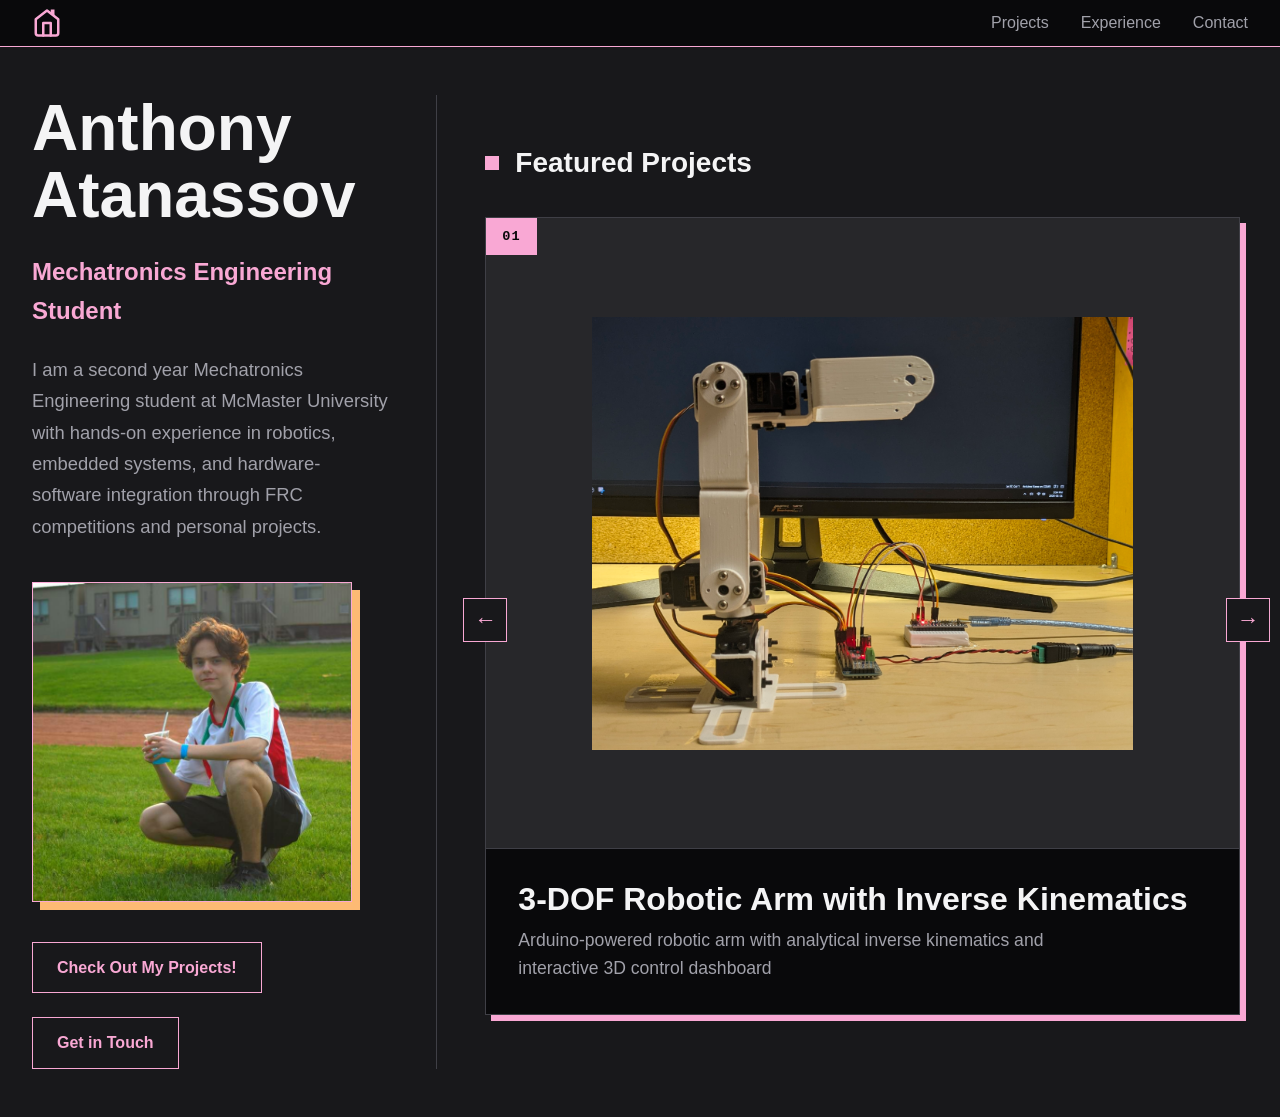
<file: index.html>
<!DOCTYPE html>
<html lang="en">
<head>
    <meta charset="UTF-8">
    <meta name="viewport" content="width=device-width, initial-scale=1.0">
    <title>Anthony Atanassov - Engineering Student</title>
    <link rel="stylesheet" href="css/style.css">
</head>
<body>
    <nav class="navbar">
        <div class="container">
            <a href="index.html" class="logo" aria-label="Home">
                <svg xmlns="http://www.w3.org/2000/svg" viewBox="0 0 24 24" fill="none" stroke="currentColor" stroke-width="2" stroke-linecap="round" stroke-linejoin="round" aria-hidden="true">
                    <path d="M3 9l9-7 9 7v11a2 2 0 0 1-2 2H5a2 2 0 0 1-2-2z"/>
                    <polyline points="9 22 9 12 15 12 15 22"/>
                    <path d="M15 4.3V1.2h3V6.7z" fill="currentColor" stroke="none"/>
                </svg>
            </a>
            <button class="nav-toggle" id="navToggle" aria-label="Toggle navigation">
                <span></span>
                <span></span>
                <span></span>
            </button>
            <ul class="nav-links" id="navLinks">
                <li><a href="projects.html">Projects</a></li>
                <li><a href="experience.html">Experience</a></li>
                <li><a href="contact.html">Contact</a></li>
            </ul>
        </div>
    </nav>

    <main class="home-main">
        <div class="container home-grid">
            <section class="about-panel">
                <h1 class="about-name">Anthony Atanassov</h1>
                <p class="about-title">Mechatronics Engineering Student</p>
                <p class="about-bio">
                    I am a second year Mechatronics Engineering student at McMaster University with hands-on experience in robotics,
                    embedded systems, and hardware-software integration through FRC competitions and personal projects.
                </p>
                <div class="about-photo">
                    <div class="image-container">
                        <img src="assets/profile-photo.jpg" alt="Anthony Atanassov">
                    </div>
                </div>
                <div class="cta-buttons">
                    <a href="projects.html" class="btn btn-secondary">Check Out My Projects!</a>
                    <a href="contact.html" class="btn btn-secondary">Get in Touch</a>
                </div>
            </section>

            <section class="carousel-panel" aria-label="Featured Projects">
                <h2 class="carousel-heading">Featured Projects</h2>
                <div class="carousel" id="projectCarousel">
                    <div class="carousel-viewport">
                        <ul class="carousel-track">
                            <li class="carousel-slide">
                                <article class="project-card">
                                    <span class="project-card-tab tab-pink">01</span>
                                    <div class="project-card-media">
                                        <img src="assets/robotic-arm.jpg" alt="3-DOF Robotic Arm">
                                    </div>
                                    <div class="project-card-body">
                                        <h2>3-DOF Robotic Arm with Inverse Kinematics</h2>
                                        <p>Arduino-powered robotic arm with analytical inverse kinematics and interactive 3D control dashboard</p>
                                    </div>
                                </article>
                            </li>
                            <li class="carousel-slide">
                                <article class="project-card">
                                    <span class="project-card-tab tab-mint">02</span>
                                    <div class="project-card-media">
                                        <img src="assets/speed-racer.png" alt="Speed Racer RL">
                                    </div>
                                    <div class="project-card-body">
                                        <h2>Speed Racer RL - Reinforcement Learning Racing</h2>
                                        <p>Custom 2D racing simulator with Deep Q-Network agent trained using C++ and libtorch</p>
                                    </div>
                                </article>
                            </li>
                            <li class="carousel-slide">
                                <article class="project-card">
                                    <span class="project-card-tab tab-lavender">03</span>
                                    <div class="project-card-media">
                                        <img src="assets/gesture-car.jpg" alt="Gesture-Controlled RC Car">
                                    </div>
                                    <div class="project-card-body">
                                        <h2>Gesture-Controlled RC Car</h2>
                                        <p>Computer vision-based RC car controlled by hand gestures using OpenCV and Raspberry Pi</p>
                                    </div>
                                </article>
                            </li>
                            <li class="carousel-slide">
                                <article class="project-card">
                                    <span class="project-card-tab tab-peach">04</span>
                                    <div class="project-card-media">
                                        <img src="assets/blindspot.png" alt="BlindSpot App">
                                    </div>
                                    <div class="project-card-body">
                                        <h2>BlindSpot - AI Navigation for Visually Impaired</h2>
                                        <p>2x Mac-a-Thon 2026 Winner: Accessibility-first navigation app with AI voice guidance and real-time obstacle detection</p>
                                    </div>
                                </article>
                            </li>
                        </ul>
                    </div>
                    <button class="carousel-btn carousel-prev" id="carouselPrev" aria-label="Previous project">&#8592;</button>
                    <button class="carousel-btn carousel-next" id="carouselNext" aria-label="Next project">&#8594;</button>
                </div>
            </section>
        </div>
    </main>
    <script src="js/main.js"></script>
</body>
</html>
</file>
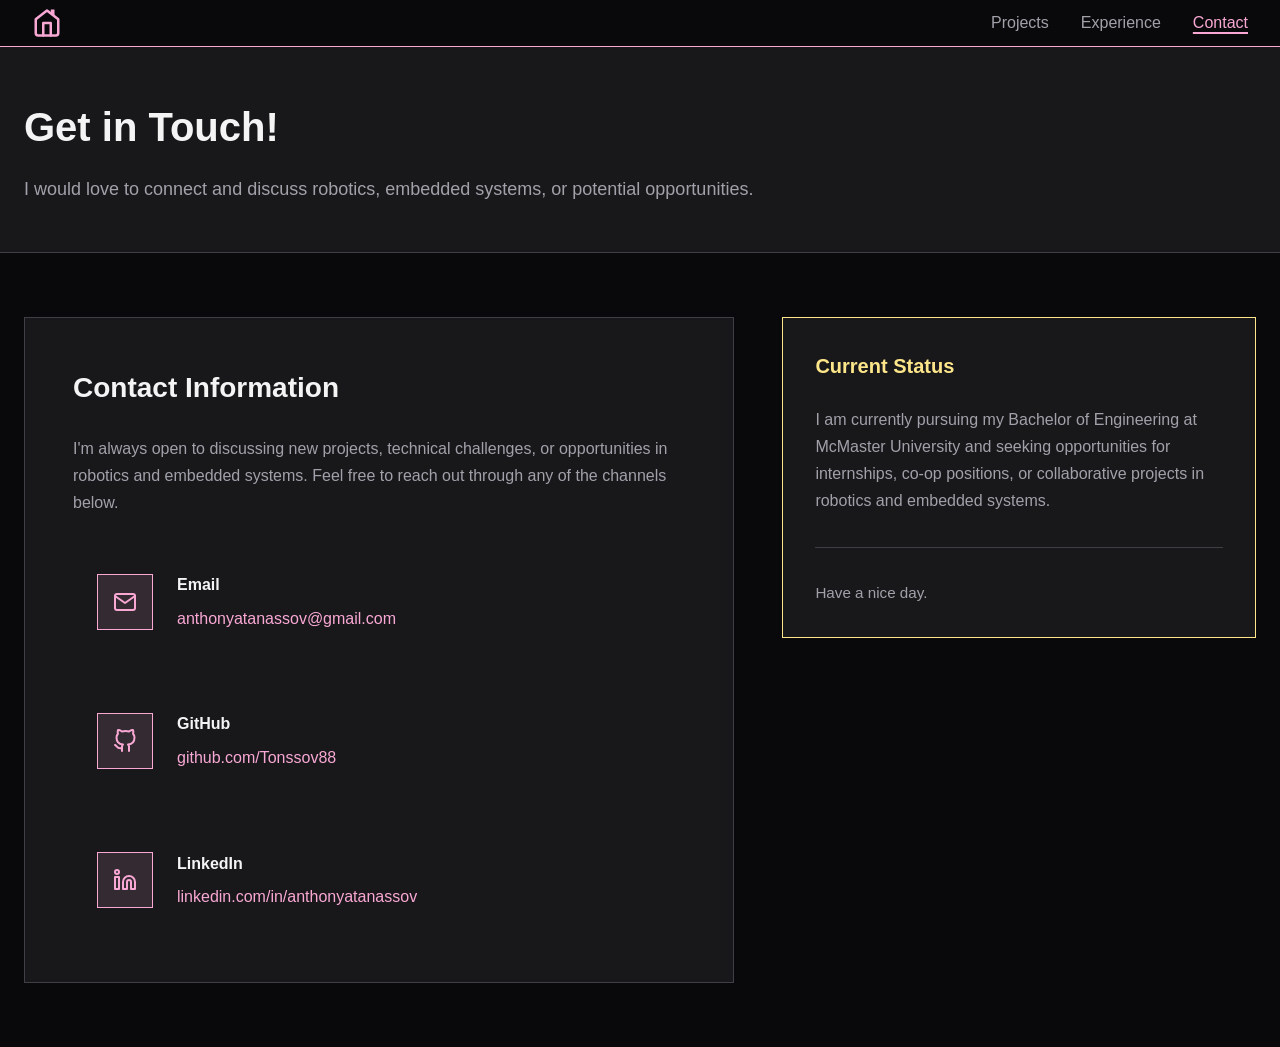
<file: contact.html>
<!DOCTYPE html>
<html lang="en">
<head>
    <meta charset="UTF-8">
    <meta name="viewport" content="width=device-width, initial-scale=1.0">
    <title>Contact - Anthony Atanassov</title>
    <link rel="stylesheet" href="css/style.css">
</head>
<body>
    <nav class="navbar">
        <div class="container">
            <a href="index.html" class="logo" aria-label="Home">
                <svg xmlns="http://www.w3.org/2000/svg" viewBox="0 0 24 24" fill="none" stroke="currentColor" stroke-width="2" stroke-linecap="round" stroke-linejoin="round" aria-hidden="true">
                    <path d="M3 9l9-7 9 7v11a2 2 0 0 1-2 2H5a2 2 0 0 1-2-2z"/>
                    <polyline points="9 22 9 12 15 12 15 22"/>
                    <path d="M15 4.3V1.2h3V6.7z" fill="currentColor" stroke="none"/>
                </svg>
            </a>
            <button class="nav-toggle" id="navToggle" aria-label="Toggle navigation">
                <span></span>
                <span></span>
                <span></span>
            </button>
            <ul class="nav-links" id="navLinks">
                <li><a href="projects.html">Projects</a></li>
                <li><a href="experience.html">Experience</a></li>
                <li><a href="contact.html" class="active">Contact</a></li>
            </ul>
        </div>
    </nav>

    <main>
        <section class="page-header">
            <div class="container">
                <h1>Get in Touch!</h1>
                <p>I would love to connect and discuss robotics, embedded systems, or potential opportunities.</p>
            </div>
        </section>

        <section class="contact-content">
            <div class="container">
                <div class="contact-grid">
                    <div class="contact-info-card">
                        <h2>Contact Information</h2>
                        <p class="contact-intro">
                            I'm always open to discussing new projects, technical challenges, or opportunities 
                            in robotics and embedded systems. Feel free to reach out through any of the channels below.
                        </p>
                        
                        <div class="contact-methods">
                            <div class="contact-method">
                                <div class="contact-icon-small">
                                    <svg xmlns="http://www.w3.org/2000/svg" width="24" height="24" viewBox="0 0 24 24" fill="none" stroke="currentColor" stroke-width="2" stroke-linecap="round" stroke-linejoin="round">
                                        <path d="M4 4h16c1.1 0 2 .9 2 2v12c0 1.1-.9 2-2 2H4c-1.1 0-2-.9-2-2V6c0-1.1.9-2 2-2z"></path>
                                        <polyline points="22,6 12,13 2,6"></polyline>
                                    </svg>
                                </div>
                                <div>
                                    <h3>Email</h3>
                                    <a href="mailto:anthonyatanassov@gmail.com">anthonyatanassov@gmail.com</a>
                                </div>
                            </div>
                            
                            <div class="contact-method">
                                <div class="contact-icon-small">
                                    <svg xmlns="http://www.w3.org/2000/svg" width="24" height="24" viewBox="0 0 24 24" fill="none" stroke="currentColor" stroke-width="2" stroke-linecap="round" stroke-linejoin="round">
                                        <path d="M9 19c-5 1.5-5-2.5-7-3m14 6v-3.87a3.37 3.37 0 0 0-.94-2.61c3.14-.35 6.44-1.54 6.44-7A5.44 5.44 0 0 0 20 4.77 5.07 5.07 0 0 0 19.91 1S18.73.65 16 2.48a13.38 13.38 0 0 0-7 0C6.27.65 5.09 1 5.09 1A5.07 5.07 0 0 0 5 4.77a5.44 5.44 0 0 0-1.5 3.78c0 5.42 3.3 6.61 6.44 7A3.37 3.37 0 0 0 9 18.13V22"></path>
                                    </svg>
                                </div>
                                <div>
                                    <h3>GitHub</h3>
                                    <a href="https://github.com/Tonssov88" target="_blank" rel="noopener noreferrer">github.com/Tonssov88</a>
                                </div>
                            </div>
                            
                            <div class="contact-method">
                                <div class="contact-icon-small">
                                    <svg xmlns="http://www.w3.org/2000/svg" width="24" height="24" viewBox="0 0 24 24" fill="none" stroke="currentColor" stroke-width="2" stroke-linecap="round" stroke-linejoin="round">
                                        <path d="M16 8a6 6 0 0 1 6 6v7h-4v-7a2 2 0 0 0-2-2 2 2 0 0 0-2 2v7h-4v-7a6 6 0 0 1 6-6z"></path>
                                        <rect x="2" y="9" width="4" height="12"></rect>
                                        <circle cx="4" cy="4" r="2"></circle>
                                    </svg>
                                </div>
                                <div>
                                    <h3>LinkedIn</h3>
                                    <a href="https://www.linkedin.com/in/anthonyatanassov" target="_blank" rel="noopener noreferrer">linkedin.com/in/anthonyatanassov</a>
                                </div>
                            </div>
                        </div>
                    </div>

                    <div class="contact-sidebar">
                        <div class="availability">
                            <h3>Current Status</h3>
                            <p>I am currently pursuing my Bachelor of Engineering at McMaster University and seeking opportunities for internships, co-op positions, or collaborative projects in robotics and embedded systems.</p>
                            
                            <div class="availability-extra">
                                <p>Have a nice day.</p>
                            </div>
                        </div>
                    </div>
                </div>
            </div>
        </section>
    </main>

    <script src="js/main.js"></script>
</body>
</html>
</file>
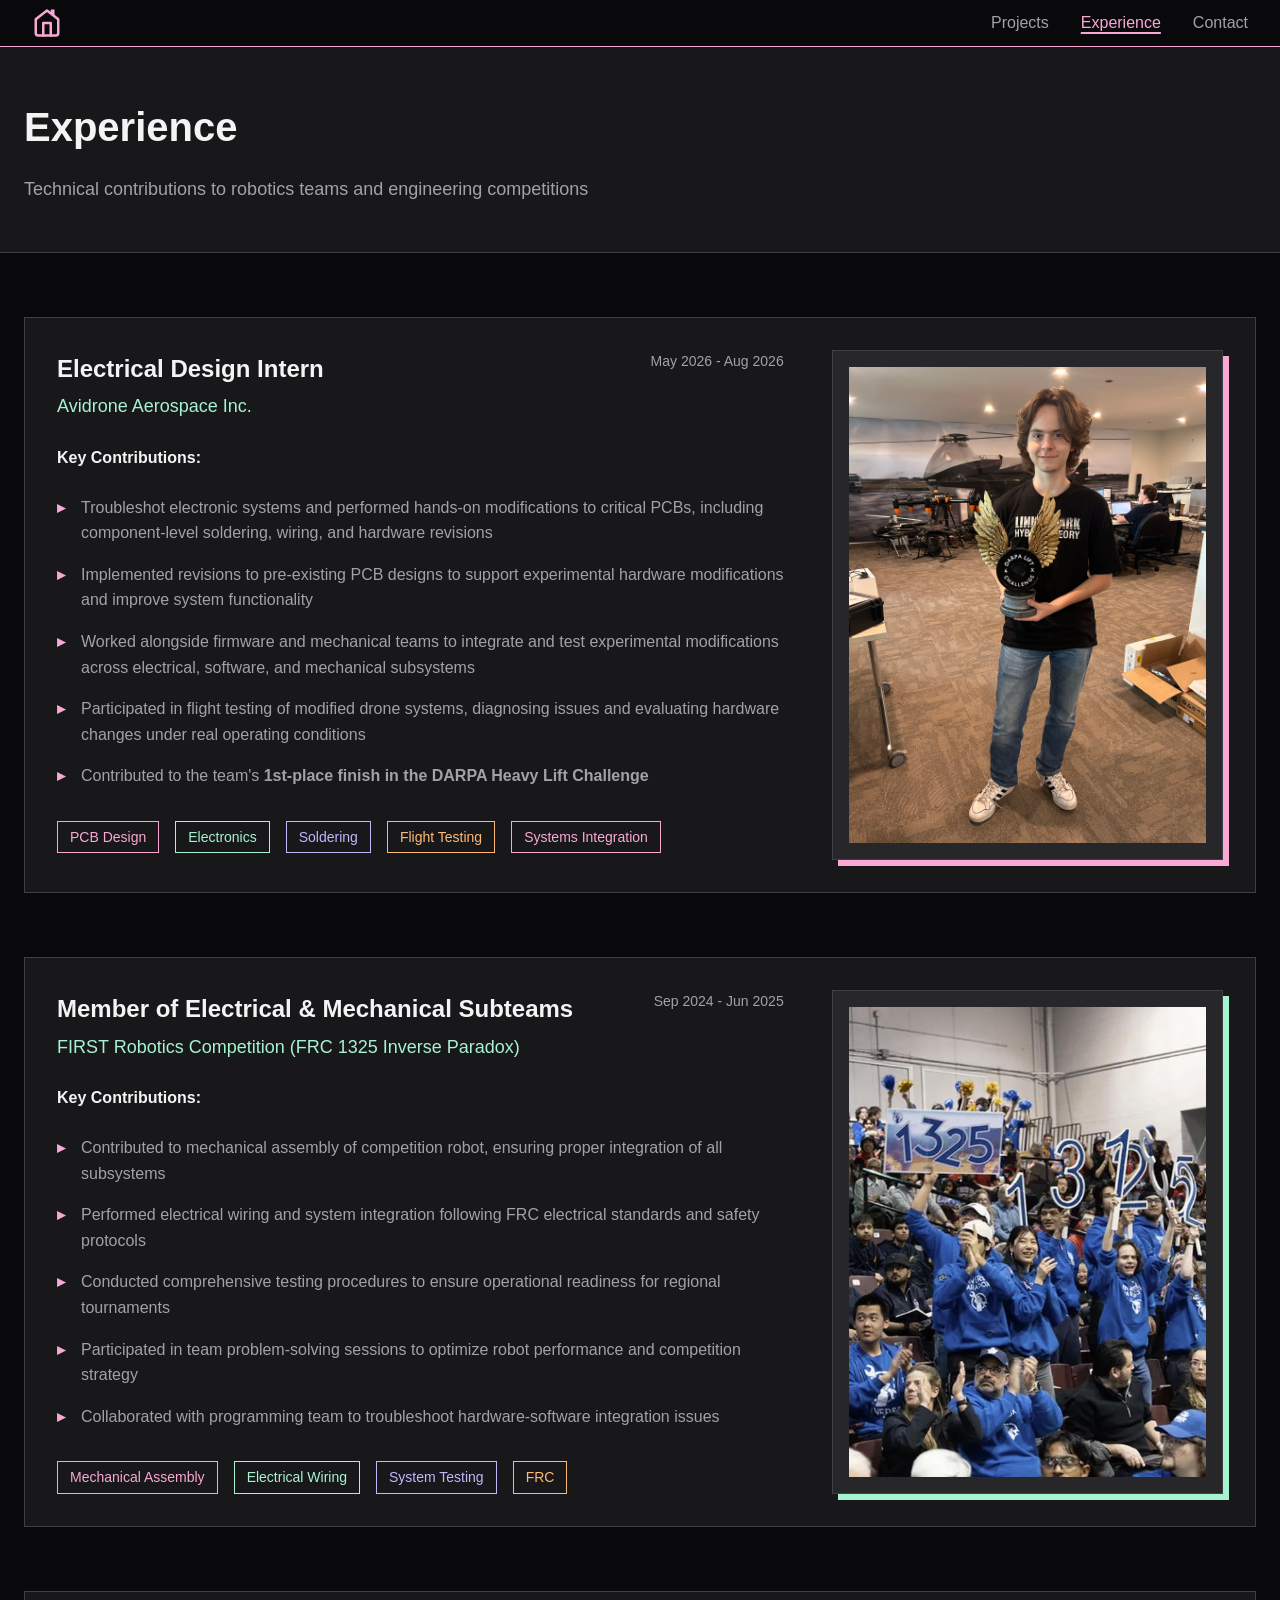
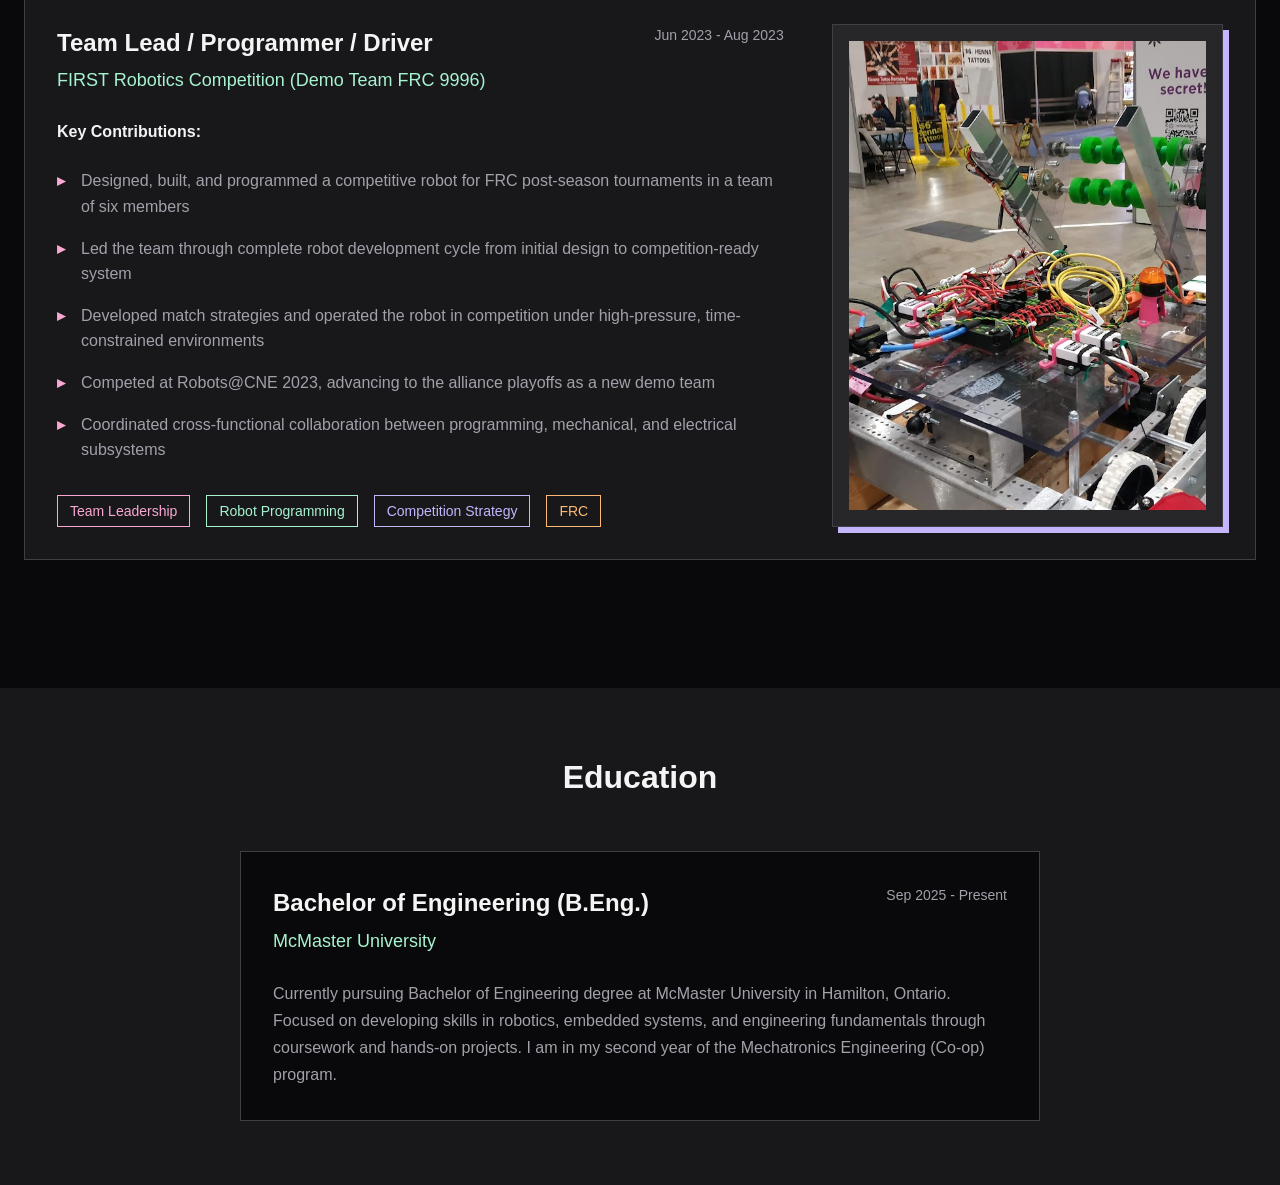
<file: experience.html>
<!DOCTYPE html>
<html lang="en">
<head>
    <meta charset="UTF-8">
    <meta name="viewport" content="width=device-width, initial-scale=1.0">
    <title>Experience - Anthony Atanassov</title>
    <link rel="stylesheet" href="css/style.css">
</head>
<body>
    <nav class="navbar">
        <div class="container">
            <a href="index.html" class="logo" aria-label="Home">
                <svg xmlns="http://www.w3.org/2000/svg" viewBox="0 0 24 24" fill="none" stroke="currentColor" stroke-width="2" stroke-linecap="round" stroke-linejoin="round" aria-hidden="true">
                    <path d="M3 9l9-7 9 7v11a2 2 0 0 1-2 2H5a2 2 0 0 1-2-2z"/>
                    <polyline points="9 22 9 12 15 12 15 22"/>
                    <path d="M15 4.3V1.2h3V6.7z" fill="currentColor" stroke="none"/>
                </svg>
            </a>
            <button class="nav-toggle" id="navToggle" aria-label="Toggle navigation">
                <span></span>
                <span></span>
                <span></span>
            </button>
            <ul class="nav-links" id="navLinks">
                <li><a href="projects.html">Projects</a></li>
                <li><a href="experience.html" class="active">Experience</a></li>
                <li><a href="contact.html">Contact</a></li>
            </ul>
        </div>
    </nav>

    <main>
        <section class="page-header">
            <div class="container">
                <h1>Experience</h1>
                <p>Technical contributions to robotics teams and engineering competitions</p>
            </div>
        </section>

<section class="experience-list">
    <div class="container">

        <!-- Avidrone Aerospace -->
        <div class="experience-card">
            <div class="experience-content-wrapper">
                <div class="experience-info">
                    <div class="experience-header">
                        <div>
                            <h2>Electrical Design Intern</h2>
                            <h3>Avidrone Aerospace Inc.</h3>
                        </div>
                        <span class="experience-date">May 2026 - Aug 2026</span>
                    </div>
                    <div class="experience-content">
                        <h4>Key Contributions:</h4>
                        <ul>
                            <li>Troubleshot electronic systems and performed hands-on modifications to critical PCBs, including component-level soldering, wiring, and hardware revisions</li>
                            <li>Implemented revisions to pre-existing PCB designs to support experimental hardware modifications and improve system functionality</li>
                            <li>Worked alongside firmware and mechanical teams to integrate and test experimental modifications across electrical, software, and mechanical subsystems</li>
                            <li>Participated in flight testing of modified drone systems, diagnosing issues and evaluating hardware changes under real operating conditions</li>
                            <li>Contributed to the team's <strong>1st-place finish in the DARPA Heavy Lift Challenge</strong></li>
                        </ul>
                        <div class="experience-tags">
                            <span class="tag">PCB Design</span>
                            <span class="tag">Electronics</span>
                            <span class="tag">Soldering</span>
                            <span class="tag">Flight Testing</span>
                            <span class="tag">Systems Integration</span>
                        </div>
                    </div>
                </div>
                <div class="experience-image-container cover">
                    <img src="assets/avidrone.jpg" alt="Avidrone Aerospace">
                </div>
            </div>
        </div>

        <!-- FRC 1325 -->
        <div class="experience-card">
            <div class="experience-content-wrapper">
                <div class="experience-info">
                    <div class="experience-header">
                        <div>
                            <h2>Member of Electrical & Mechanical Subteams</h2>
                            <h3>FIRST Robotics Competition (FRC 1325 Inverse Paradox)</h3>
                        </div>
                        <span class="experience-date">Sep 2024 - Jun 2025</span>
                    </div>
                    <div class="experience-content">
                        <h4>Key Contributions:</h4>
                        <ul>
                            <li>Contributed to mechanical assembly of competition robot, ensuring proper integration of all subsystems</li>
                            <li>Performed electrical wiring and system integration following FRC electrical standards and safety protocols</li>
                            <li>Conducted comprehensive testing procedures to ensure operational readiness for regional tournaments</li>
                            <li>Participated in team problem-solving sessions to optimize robot performance and competition strategy</li>
                            <li>Collaborated with programming team to troubleshoot hardware-software integration issues</li>
                        </ul>
                        <div class="experience-tags">
                            <span class="tag">Mechanical Assembly</span>
                            <span class="tag">Electrical Wiring</span>
                            <span class="tag">System Testing</span>
                            <span class="tag">FRC</span>
                        </div>
                    </div>
                </div>
                <div class="experience-image-container cover">
                    <img src="assets/frc-1325V3.jpg" alt="FRC Team 1325">
                </div>
            </div>
        </div>

        <!-- FRC 9996 -->
        <div class="experience-card">
            <div class="experience-content-wrapper">
                <div class="experience-info">
                    <div class="experience-header">
                        <div>
                            <h2>Team Lead / Programmer / Driver</h2>
                            <h3>FIRST Robotics Competition (Demo Team FRC 9996)</h3>
                        </div>
                        <span class="experience-date">Jun 2023 - Aug 2023</span>
                    </div>
                    <div class="experience-content">
                        <h4>Key Contributions:</h4>
                        <ul>
                            <li>Designed, built, and programmed a competitive robot for FRC post-season tournaments in a team of six members</li>
                            <li>Led the team through complete robot development cycle from initial design to competition-ready system</li>
                            <li>Developed match strategies and operated the robot in competition under high-pressure, time-constrained environments</li>
                            <li>Competed at Robots@CNE 2023, advancing to the alliance playoffs as a new demo team</li>
                            <li>Coordinated cross-functional collaboration between programming, mechanical, and electrical subsystems</li>
                        </ul>
                        <div class="experience-tags">
                            <span class="tag">Team Leadership</span>
                            <span class="tag">Robot Programming</span>
                            <span class="tag">Competition Strategy</span>
                            <span class="tag">FRC</span>
                        </div>
                    </div>
                </div>
                <div class="experience-image-container cover">
                    <img src="assets/frc-9996.png" alt="FRC Team 9996">
                </div>
            </div>
        </div>

    </div>
</section>

        <section class="education">
            <div class="container">
                <h2>Education</h2>
                <div class="education-card">
                    <div class="education-header">
                        <div>
                            <h3>Bachelor of Engineering (B.Eng.)</h3>
                            <p>McMaster University</p>
                        </div>
                        <span class="experience-date">Sep 2025 - Present</span>
                    </div>
                    <p class="education-details">
                        Currently pursuing Bachelor of Engineering degree at McMaster University in Hamilton, Ontario. 
                        Focused on developing skills in robotics, embedded systems, and engineering fundamentals through 
                        coursework and hands-on projects. I am in my second year of the Mechatronics Engineering (Co-op) program.
                    </p>
                </div>
            </div>
        </section>
    </main>
    <script src="js/main.js"></script>
</body>
</html>
</file>
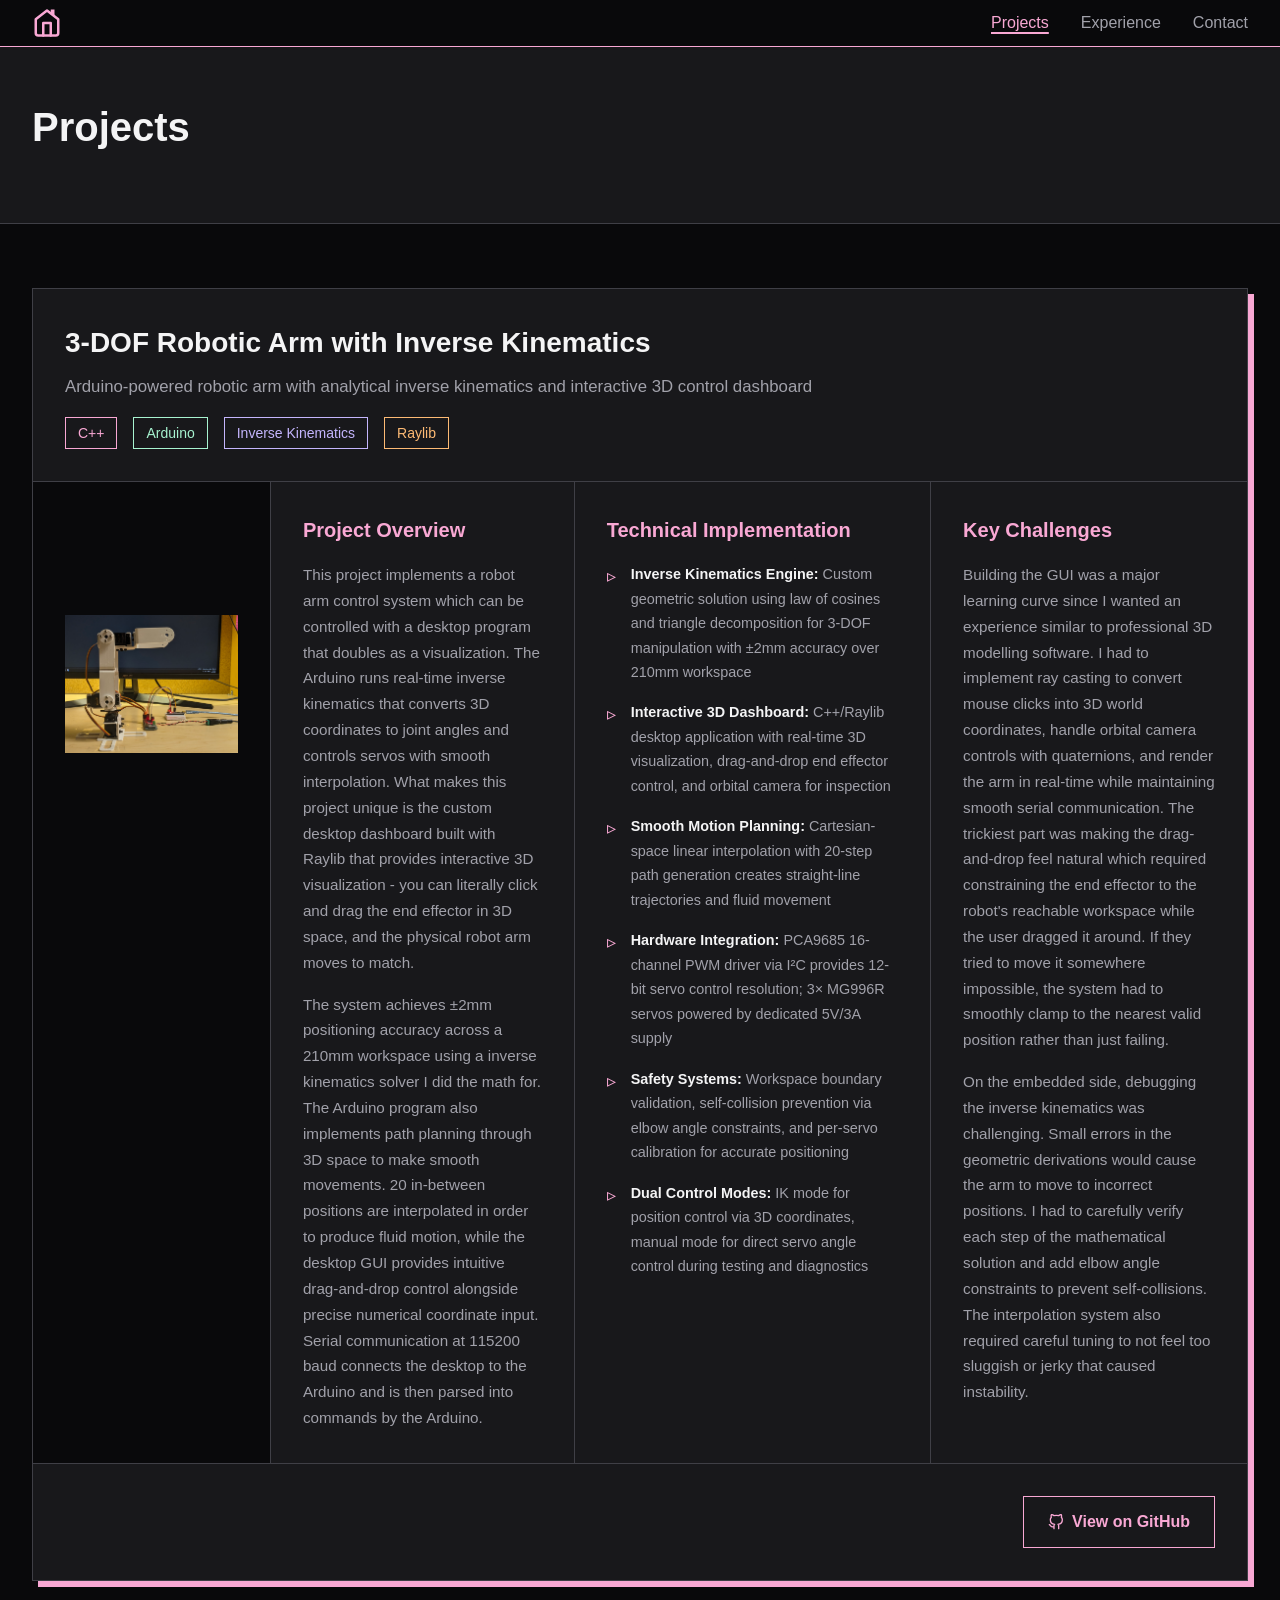
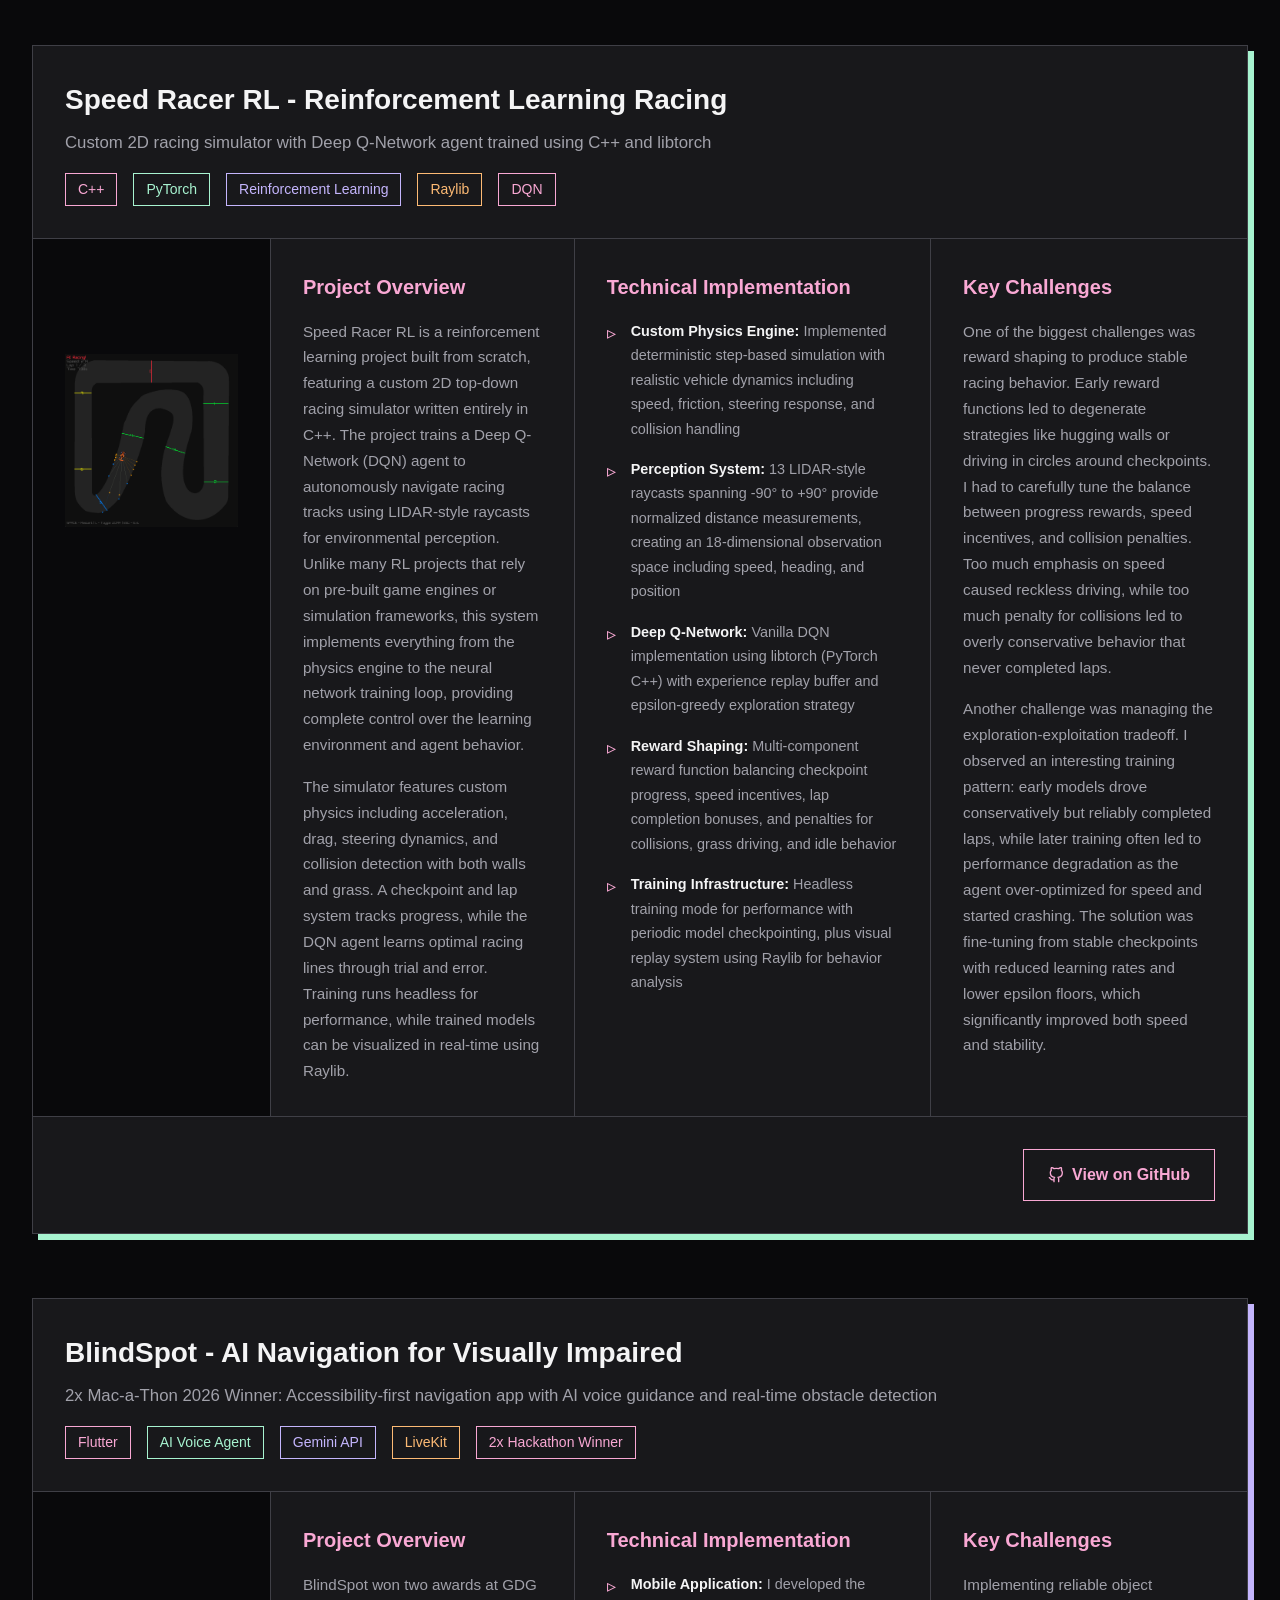
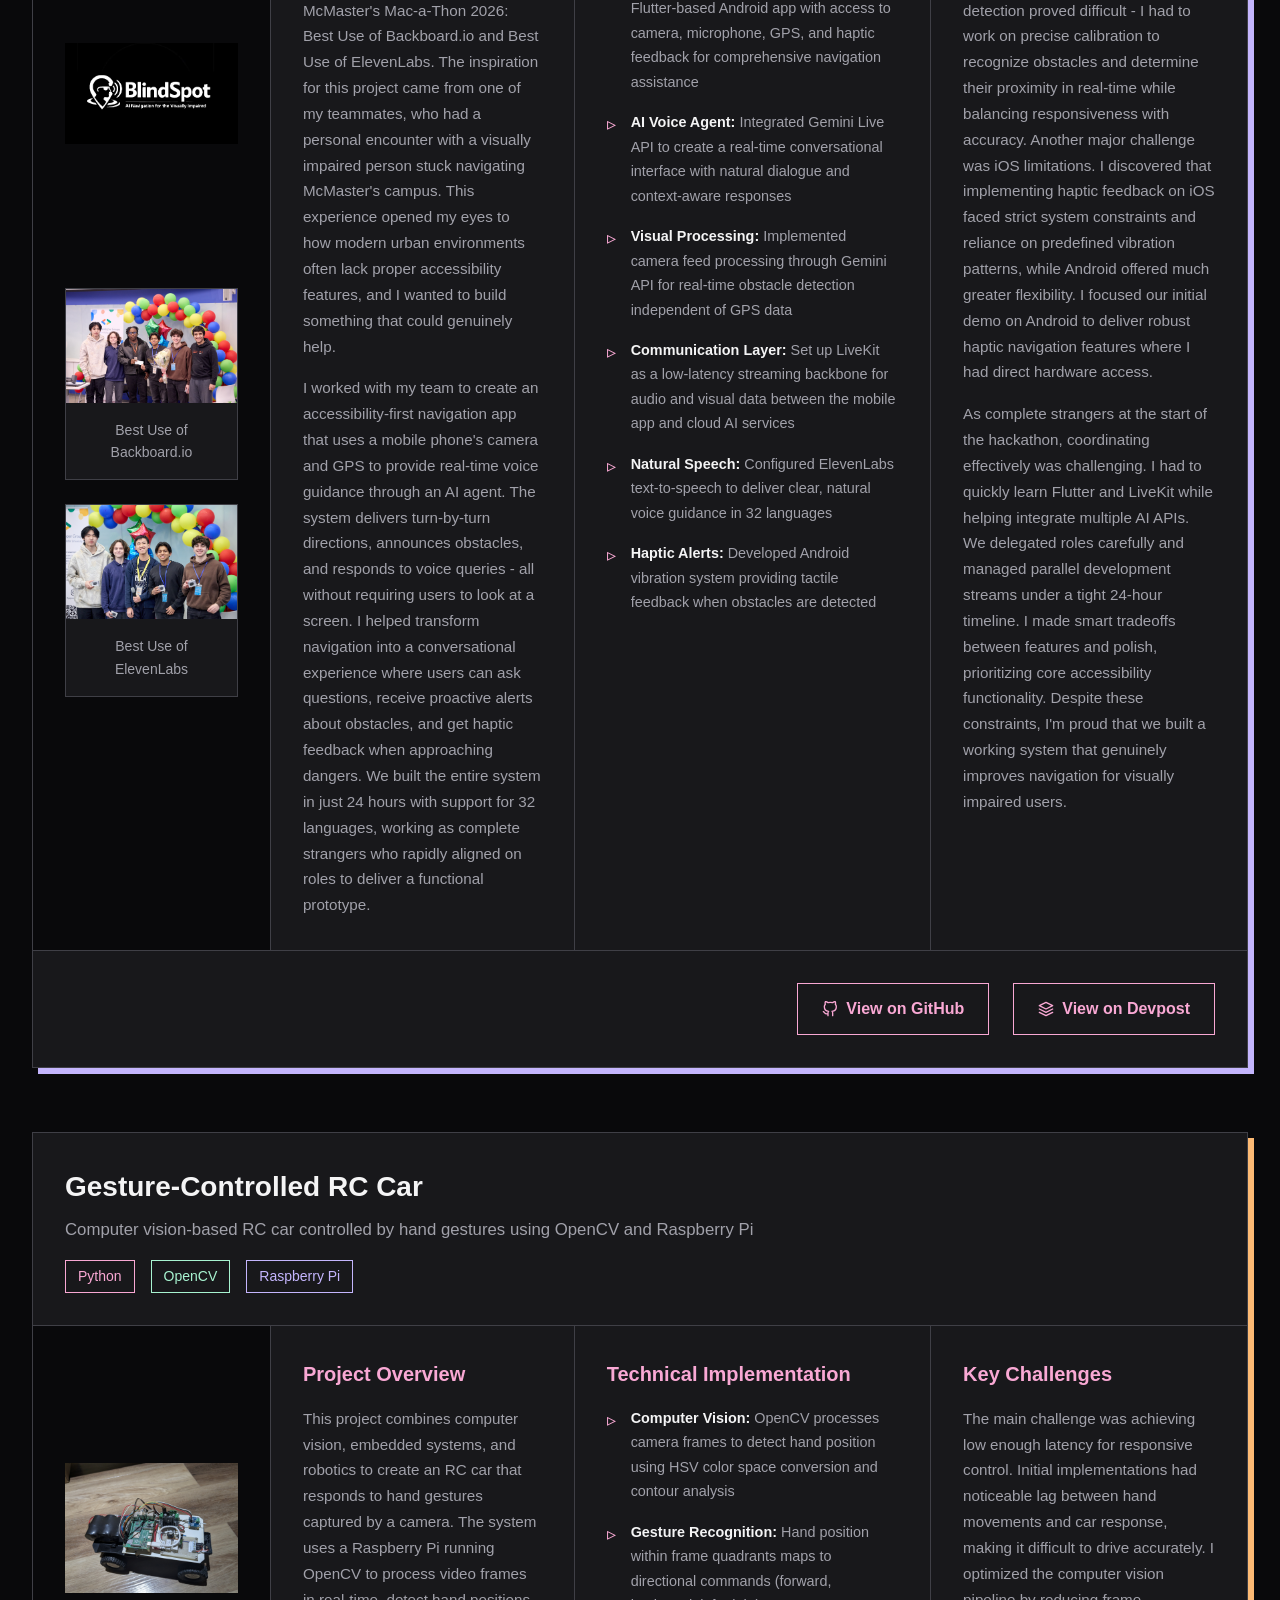
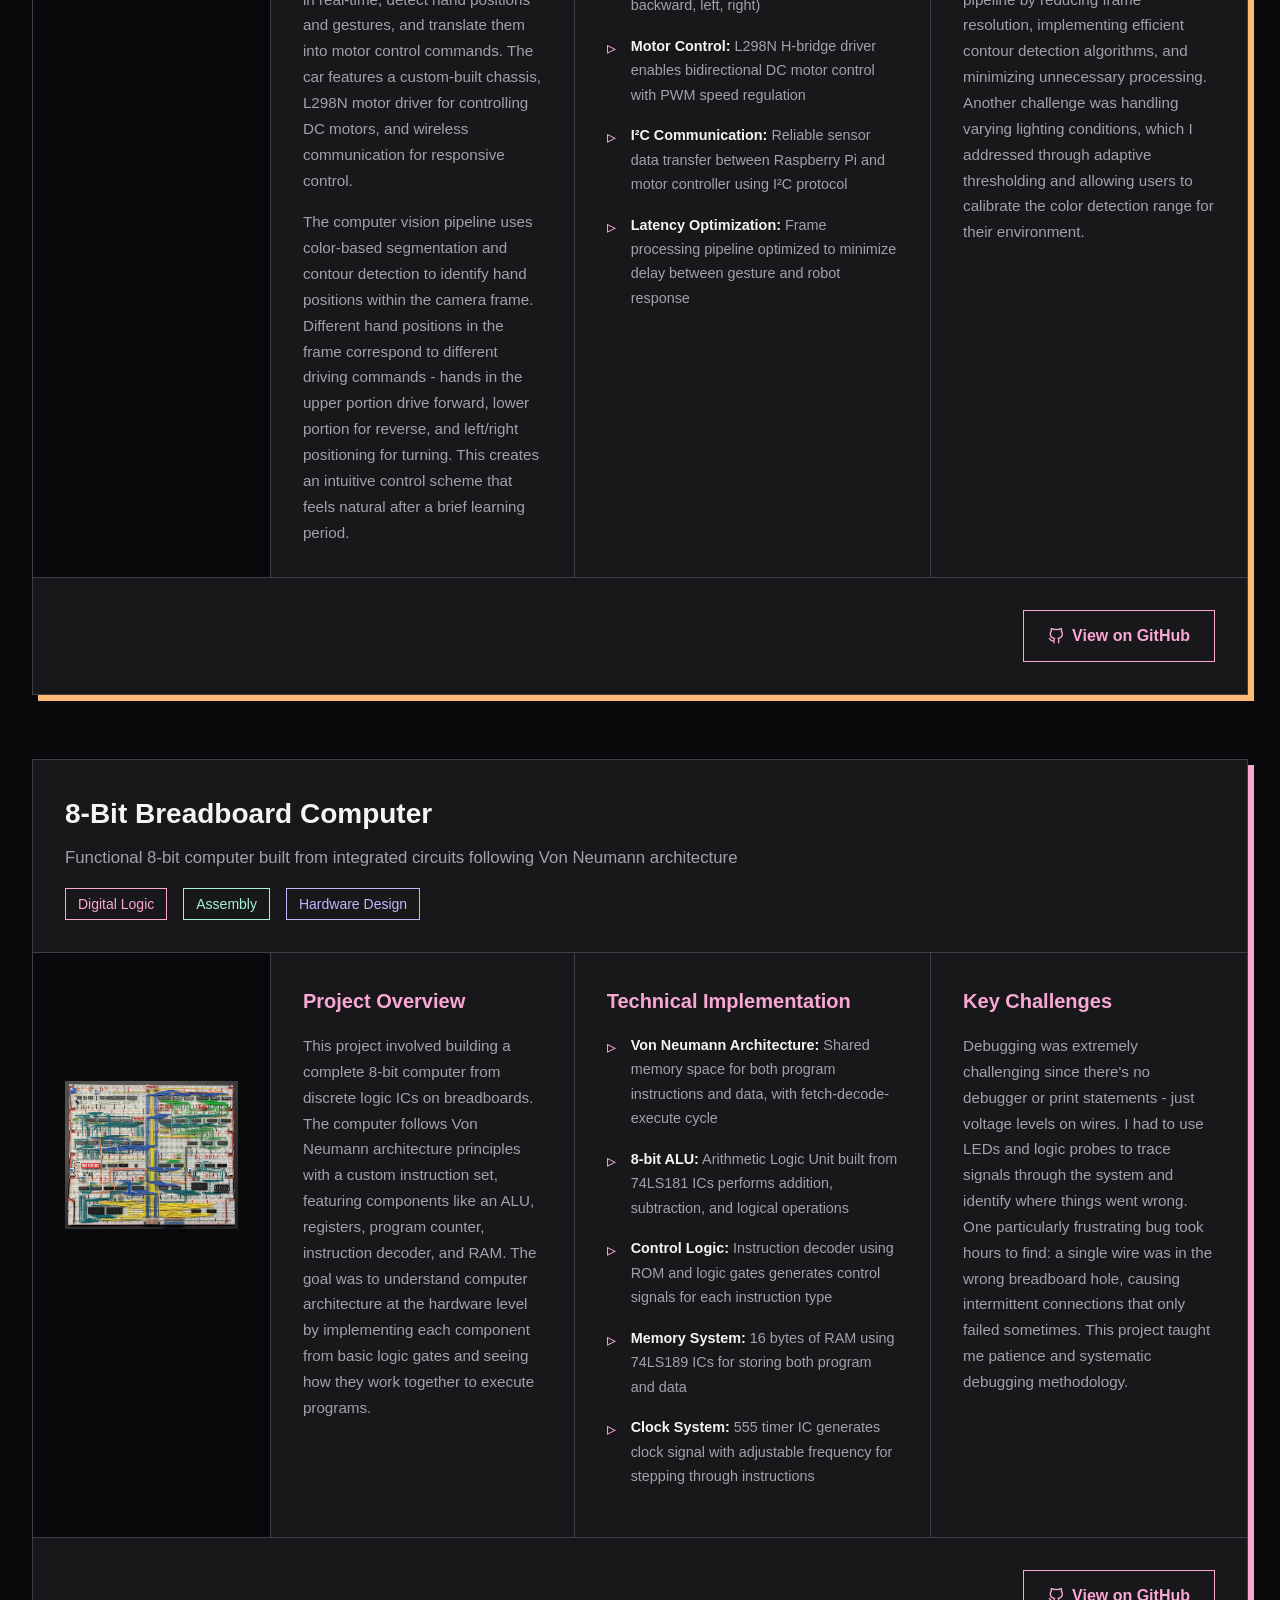
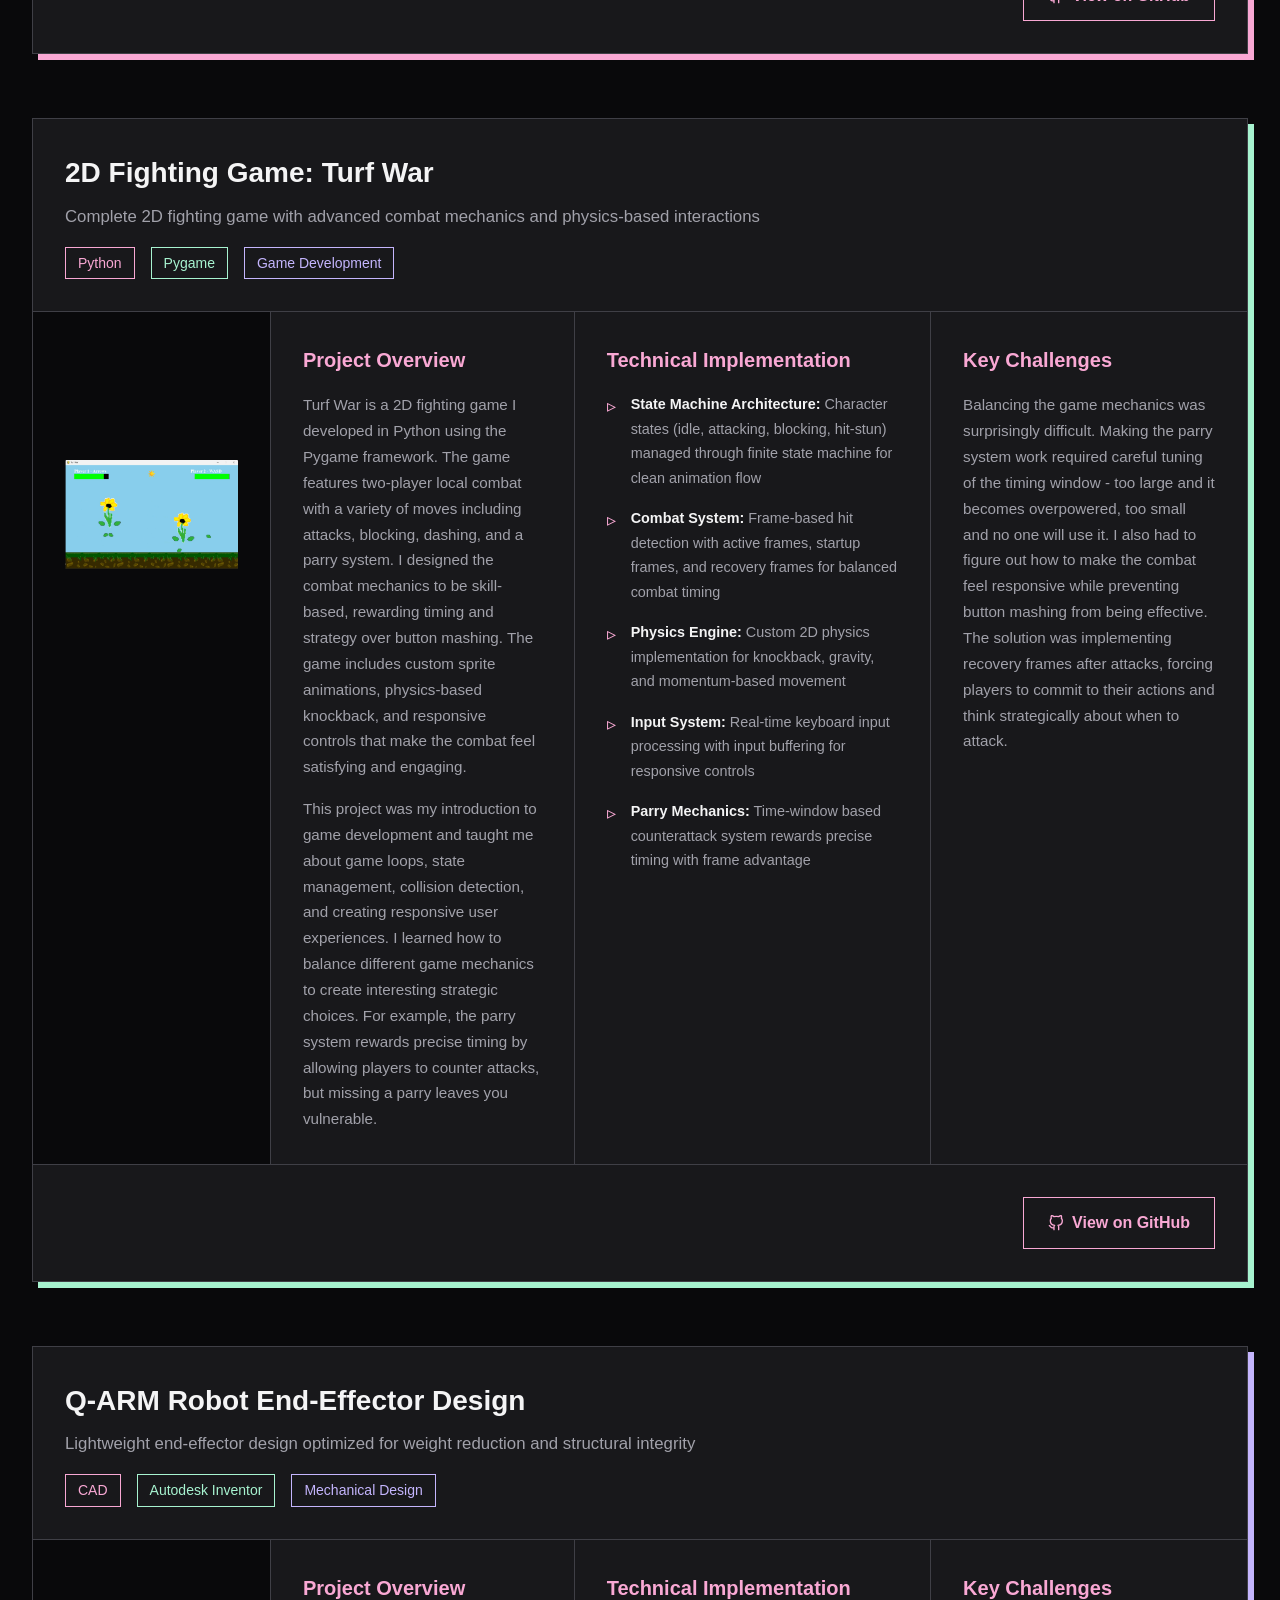
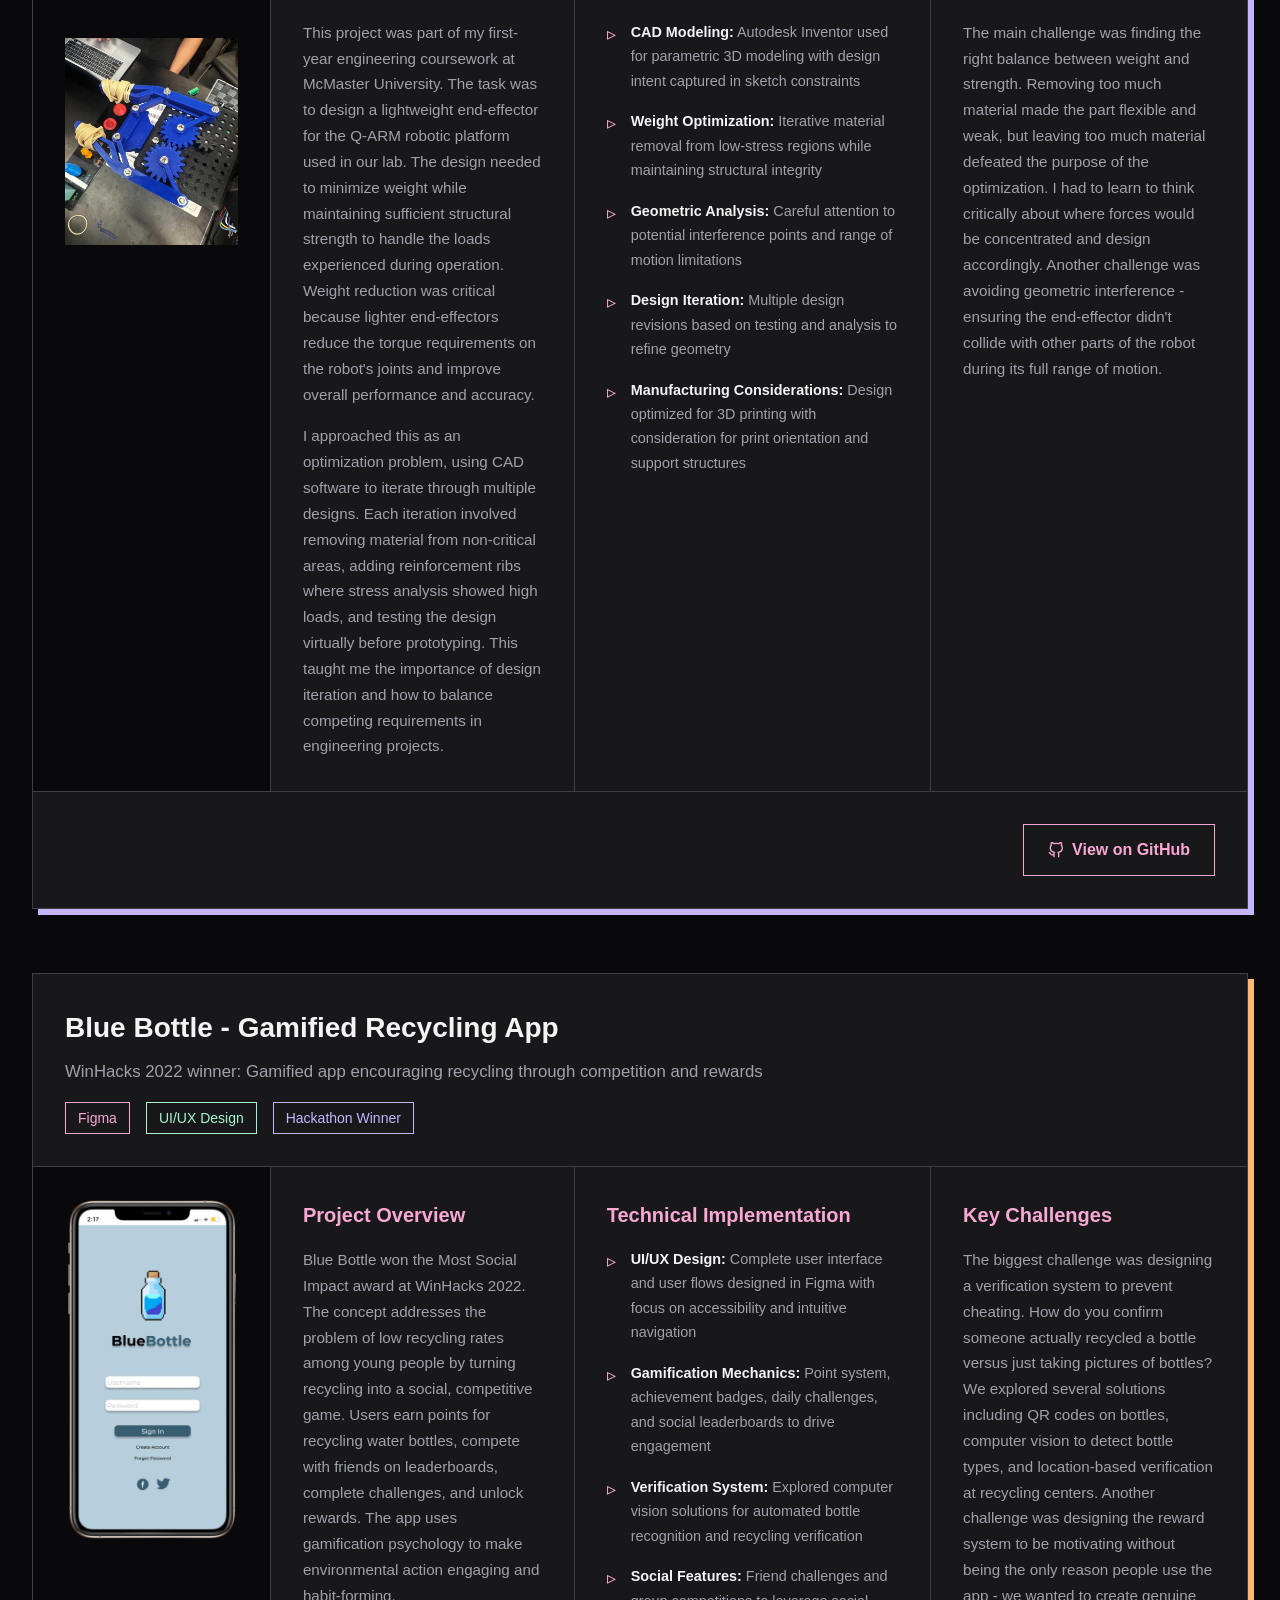
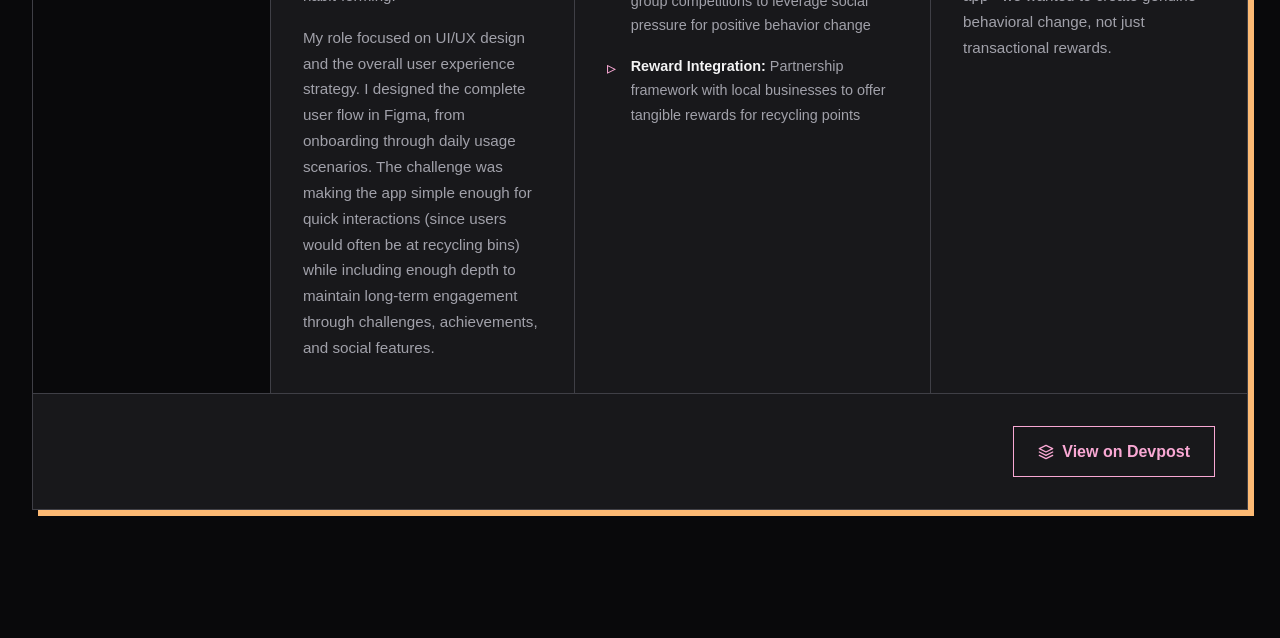
<file: projects.html>
<!DOCTYPE html>
<html lang="en">
<head>
    <meta charset="UTF-8">
    <meta name="viewport" content="width=device-width, initial-scale=1.0">
    <title>Projects - Anthony Atanassov</title>
    <link rel="stylesheet" href="css/style.css">
</head>
<body>
    <nav class="navbar">
        <div class="container">
            <a href="index.html" class="logo" aria-label="Home">
                <svg xmlns="http://www.w3.org/2000/svg" viewBox="0 0 24 24" fill="none" stroke="currentColor" stroke-width="2" stroke-linecap="round" stroke-linejoin="round" aria-hidden="true">
                    <path d="M3 9l9-7 9 7v11a2 2 0 0 1-2 2H5a2 2 0 0 1-2-2z"/>
                    <polyline points="9 22 9 12 15 12 15 22"/>
                    <path d="M15 4.3V1.2h3V6.7z" fill="currentColor" stroke="none"/>
                </svg>
            </a>
            <button class="nav-toggle" id="navToggle" aria-label="Toggle navigation">
                <span></span>
                <span></span>
                <span></span>
            </button>
            <ul class="nav-links" id="navLinks">
                <li><a href="projects.html" class="active">Projects</a></li>
                <li><a href="experience.html">Experience</a></li>
                <li><a href="contact.html">Contact</a></li>
            </ul>
        </div>
    </nav>

    <main>
        <section class="page-header page-header-projects">
            <div class="container">
                <h1>Projects</h1>
            </div>
        </section>

        <section class="projects-list">
            <div class="container">

                <!-- Project 1: Robotic Arm -->
                <article class="project-card-full">
                    <header class="project-card-full-header">
                        <h2>3-DOF Robotic Arm with Inverse Kinematics</h2>
                        <p class="project-summary">Arduino-powered robotic arm with analytical inverse kinematics and interactive 3D control dashboard</p>
                        <div class="project-tags">
                            <span class="tag">C++</span>
                            <span class="tag">Arduino</span>
                            <span class="tag">Inverse Kinematics</span>
                            <span class="tag">Raylib</span>
                        </div>
                    </header>
                    <div class="project-card-full-body">
                        <div class="project-card-full-image">
                            <img src="assets/robotic-arm.jpg" alt="3-DOF Robotic Arm">
                        </div>
                        <div class="project-card-full-section">
                            <h3>Project Overview</h3>
                            <p>
                                This project implements a robot arm control system which can be controlled with a desktop program that doubles as a visualization.
                                The Arduino runs real-time inverse kinematics that converts 3D coordinates to joint angles and controls
                                servos with smooth interpolation. What makes this project unique is the custom desktop dashboard built with Raylib
                                that provides interactive 3D visualization - you can literally click and drag the end effector in 3D space, and the
                                physical robot arm moves to match.
                            </p>
                            <p>
                                The system achieves ±2mm positioning accuracy across a 210mm workspace using a inverse kinematics solver I did the math for.
                                The Arduino program also implements path planning through 3D space to make smooth movements. 20 in-between positions are interpolated 
                                in order to produce fluid motion, while the desktop GUI provides intuitive drag-and-drop control alongside precise numerical coordinate input. 
                                Serial communication at 115200 baud connects the desktop to the Arduino and is then parsed into commands by the Arduino.                              </p>
                        </div>
                        <div class="project-card-full-section">
                            <h3>Technical Implementation</h3>
                            <ul class="technical-details">
                                <li><strong>Inverse Kinematics Engine:</strong> Custom geometric solution using law of cosines and triangle decomposition for 3-DOF manipulation with ±2mm accuracy over 210mm workspace</li>
                                <li><strong>Interactive 3D Dashboard:</strong> C++/Raylib desktop application with real-time 3D visualization, drag-and-drop end effector control, and orbital camera for inspection</li>
                                <li><strong>Smooth Motion Planning:</strong> Cartesian-space linear interpolation with 20-step path generation creates straight-line trajectories and fluid movement</li>
                                <li><strong>Hardware Integration:</strong> PCA9685 16-channel PWM driver via I²C provides 12-bit servo control resolution; 3× MG996R servos powered by dedicated 5V/3A supply</li>
                                <li><strong>Safety Systems:</strong> Workspace boundary validation, self-collision prevention via elbow angle constraints, and per-servo calibration for accurate positioning</li>
                                <li><strong>Dual Control Modes:</strong> IK mode for position control via 3D coordinates, manual mode for direct servo angle control during testing and diagnostics</li>
                            </ul>
                        </div>
                        <div class="project-card-full-section">
                            <h3>Key Challenges</h3>
                            <p>
                                Building the GUI was a major learning curve since I wanted an experience similar to professional 3D modelling software. 
                                I had to implement ray casting to convert mouse clicks into 3D world coordinates, handle orbital camera controls with quaternions, 
                                and render the arm in real-time while maintaining smooth serial communication. The trickiest part was making the drag-and-drop feel 
                                natural which required constraining  the end effector to the robot's reachable workspace while the user dragged it around. If they tried to move it
                                somewhere impossible, the system had to smoothly clamp to the nearest valid position rather than just failing.
                            </p>
                            <p>
                                On the embedded side, debugging the inverse kinematics was challenging. Small errors in the geometric derivations
                                would cause the arm to move to incorrect positions. I had to carefully verify each step of the mathematical solution and add elbow angle constraints
                                to prevent self-collisions. The interpolation system also required careful tuning to not feel too sluggish or jerky that caused instability.
                            </p>
                        </div>
                    </div>
                    <footer class="project-card-full-links">
                        <a href="https://github.com/Tonssov88/3dof-robot-arm-ik" class="btn btn-secondary" target="_blank" rel="noopener noreferrer">
                            <svg xmlns="http://www.w3.org/2000/svg" width="16" height="16" viewBox="0 0 24 24" fill="none" stroke="currentColor" stroke-width="2" stroke-linecap="round" stroke-linejoin="round">
                                <path d="M9 19c-5 1.5-5-2.5-7-3m14 6v-3.87a3.37 3.37 0 0 0-.94-2.61c3.14-.35 6.44-1.54 6.44-7A5.44 5.44 0 0 0 20 4.77 5.07 5.07 0 0 0 19.91 1S18.73.65 16 2.48a13.38 13.38 0 0 0-7 0C6.27.65 5.09 1 5.09 1A5.07 5.07 0 0 0 5 4.77a5.44 5.44 0 0 0-1.5 3.78c0 5.42 3.3 6.61 6.44 7A3.37 3.37 0 0 0 9 18.13V22"></path>
                            </svg>
                            View on GitHub
                        </a>
                    </footer>
                </article>

                <!-- Project 2: Speed Racer RL -->
                <article class="project-card-full">
                    <header class="project-card-full-header">
                        <h2>Speed Racer RL - Reinforcement Learning Racing</h2>
                        <p class="project-summary">Custom 2D racing simulator with Deep Q-Network agent trained using C++ and libtorch</p>
                        <div class="project-tags">
                            <span class="tag">C++</span>
                            <span class="tag">PyTorch</span>
                            <span class="tag">Reinforcement Learning</span>
                            <span class="tag">Raylib</span>
                            <span class="tag">DQN</span>
                        </div>
                    </header>
                    <div class="project-card-full-body">
                        <div class="project-card-full-image">
                            <img src="assets/speed-racer.png" alt="Speed Racer RL">
                        </div>
                        <div class="project-card-full-section">
                            <h3>Project Overview</h3>
                            <p>
                                Speed Racer RL is a reinforcement learning project built from scratch, featuring a custom 2D top-down racing simulator
                                written entirely in C++. The project trains a Deep Q-Network (DQN) agent to autonomously navigate racing tracks using
                                LIDAR-style raycasts for environmental perception. Unlike many RL projects that rely on pre-built game engines or
                                simulation frameworks, this system implements everything from the physics engine to the neural network training loop,
                                providing complete control over the learning environment and agent behavior.
                            </p>
                            <p>
                                The simulator features custom physics including acceleration, drag, steering dynamics, and collision detection with both
                                walls and grass. A checkpoint and lap system tracks progress, while the DQN agent learns optimal racing lines through
                                trial and error. Training runs headless for performance, while trained models can be visualized in real-time using Raylib.
                            </p>
                        </div>
                        <div class="project-card-full-section">
                            <h3>Technical Implementation</h3>
                            <ul class="technical-details">
                                <li><strong>Custom Physics Engine:</strong> Implemented deterministic step-based simulation with realistic vehicle dynamics including speed, friction, steering response, and collision handling</li>
                                <li><strong>Perception System:</strong> 13 LIDAR-style raycasts spanning -90° to +90° provide normalized distance measurements, creating an 18-dimensional observation space including speed, heading, and position</li>
                                <li><strong>Deep Q-Network:</strong> Vanilla DQN implementation using libtorch (PyTorch C++) with experience replay buffer and epsilon-greedy exploration strategy</li>
                                <li><strong>Reward Shaping:</strong> Multi-component reward function balancing checkpoint progress, speed incentives, lap completion bonuses, and penalties for collisions, grass driving, and idle behavior</li>
                                <li><strong>Training Infrastructure:</strong> Headless training mode for performance with periodic model checkpointing, plus visual replay system using Raylib for behavior analysis</li>
                            </ul>
                        </div>
                        <div class="project-card-full-section">
                            <h3>Key Challenges</h3>
                            <p>
                                One of the biggest challenges was reward shaping to produce stable racing behavior. Early reward functions led to
                                degenerate strategies like hugging walls or driving in circles around checkpoints. I had to carefully tune the balance
                                between progress rewards, speed incentives, and collision penalties. Too much emphasis on speed caused reckless driving,
                                while too much penalty for collisions led to overly conservative behavior that never completed laps.
                            </p>
                            <p>
                                Another challenge was managing the exploration-exploitation tradeoff. I observed an interesting training pattern: early
                                models drove conservatively but reliably completed laps, while later training often led to performance degradation as the
                                agent over-optimized for speed and started crashing. The solution was fine-tuning from stable checkpoints with reduced
                                learning rates and lower epsilon floors, which significantly improved both speed and stability.
                            </p>
                        </div>
                    </div>
                    <footer class="project-card-full-links">
                        <a href="https://github.com/Tonssov88/speed-racer-rl" class="btn btn-secondary" target="_blank" rel="noopener noreferrer">
                            <svg xmlns="http://www.w3.org/2000/svg" width="16" height="16" viewBox="0 0 24 24" fill="none" stroke="currentColor" stroke-width="2" stroke-linecap="round" stroke-linejoin="round">
                                <path d="M9 19c-5 1.5-5-2.5-7-3m14 6v-3.87a3.37 3.37 0 0 0-.94-2.61c3.14-.35 6.44-1.54 6.44-7A5.44 5.44 0 0 0 20 4.77 5.07 5.07 0 0 0 19.91 1S18.73.65 16 2.48a13.38 13.38 0 0 0-7 0C6.27.65 5.09 1 5.09 1A5.07 5.07 0 0 0 5 4.77a5.44 5.44 0 0 0-1.5 3.78c0 5.42 3.3 6.61 6.44 7A3.37 3.37 0 0 0 9 18.13V22"></path>
                            </svg>
                            View on GitHub
                        </a>
                    </footer>
                </article>

                <!-- Project 3: BlindSpot -->
                <article class="project-card-full">
                    <header class="project-card-full-header">
                        <h2>BlindSpot - AI Navigation for Visually Impaired</h2>
                        <p class="project-summary">2x Mac-a-Thon 2026 Winner: Accessibility-first navigation app with AI voice guidance and real-time obstacle detection</p>
                        <div class="project-tags">
                            <span class="tag">Flutter</span>
                            <span class="tag">AI Voice Agent</span>
                            <span class="tag">Gemini API</span>
                            <span class="tag">LiveKit</span>
                            <span class="tag">2x Hackathon Winner</span>
                        </div>
                    </header>
                    <div class="project-card-full-body">
                        <div class="project-card-full-image">
                            <img src="assets/blindspot.png" alt="BlindSpot App">
                            <div class="award-photos">
                                <div class="award-photo">
                                    <img src="assets/blindspot-backboard-award.jpg" alt="Best Use of Backboard.io Award">
                                    <p class="award-caption">Best Use of Backboard.io</p>
                                </div>
                                <div class="award-photo">
                                    <img src="assets/blindspot-elevenlabs-award.jpg" alt="Best Use of ElevenLabs Award">
                                    <p class="award-caption">Best Use of ElevenLabs</p>
                                </div>
                            </div>
                        </div>
                        <div class="project-card-full-section">
                            <h3>Project Overview</h3>
                            <p>
                                BlindSpot won two awards at GDG McMaster's Mac-a-Thon 2026: Best Use of Backboard.io and Best Use of ElevenLabs.
                                The inspiration for this project came from one of my teammates, who had a personal encounter with a visually impaired
                                person stuck navigating McMaster's campus. This experience opened my eyes to how modern urban environments often lack
                                proper accessibility features, and I wanted to build something that could genuinely help.
                            </p>
                            <p>
                                I worked with my team to create an accessibility-first navigation app that uses a mobile phone's camera and GPS to
                                provide real-time voice guidance through an AI agent. The system delivers turn-by-turn directions, announces obstacles,
                                and responds to voice queries - all without requiring users to look at a screen. I helped transform navigation into a
                                conversational experience where users can ask questions, receive proactive alerts about obstacles, and get haptic
                                feedback when approaching dangers. We built the entire system in just 24 hours with support for 32 languages, working
                                as complete strangers who rapidly aligned on roles to deliver a functional prototype.
                            </p>
                        </div>
                        <div class="project-card-full-section">
                            <h3>Technical Implementation</h3>
                            <ul class="technical-details">
                                <li><strong>Mobile Application:</strong> I developed the Flutter-based Android app with access to camera, microphone, GPS, and haptic feedback for comprehensive navigation assistance</li>
                                <li><strong>AI Voice Agent:</strong> Integrated Gemini Live API to create a real-time conversational interface with natural dialogue and context-aware responses</li>
                                <li><strong>Visual Processing:</strong> Implemented camera feed processing through Gemini API for real-time obstacle detection independent of GPS data</li>
                                <li><strong>Communication Layer:</strong> Set up LiveKit as a low-latency streaming backbone for audio and visual data between the mobile app and cloud AI services</li>
                                <li><strong>Natural Speech:</strong> Configured ElevenLabs text-to-speech to deliver clear, natural voice guidance in 32 languages</li>
                                <li><strong>Haptic Alerts:</strong> Developed Android vibration system providing tactile feedback when obstacles are detected</li>
                            </ul>
                        </div>
                        <div class="project-card-full-section">
                            <h3>Key Challenges</h3>
                            <p>
                                Implementing reliable object detection proved difficult - I had to work on precise calibration to recognize obstacles
                                and determine their proximity in real-time while balancing responsiveness with accuracy. Another major challenge was
                                iOS limitations. I discovered that implementing haptic feedback on iOS faced strict system constraints and reliance on
                                predefined vibration patterns, while Android offered much greater flexibility. I focused our initial demo on Android
                                to deliver robust haptic navigation features where I had direct hardware access.
                            </p>
                            <p>
                                As complete strangers at the start of the hackathon, coordinating effectively was challenging. I had to quickly learn
                                Flutter and LiveKit while helping integrate multiple AI APIs. We delegated roles carefully and managed parallel
                                development streams under a tight 24-hour timeline. I made smart tradeoffs between features and polish, prioritizing
                                core accessibility functionality. Despite these constraints, I'm proud that we built a working system that genuinely
                                improves navigation for visually impaired users.
                            </p>
                        </div>
                    </div>
                    <footer class="project-card-full-links">
                        <a href="https://github.com/benz16107/BLINDSPOT" class="btn btn-secondary" target="_blank" rel="noopener noreferrer">
                            <svg xmlns="http://www.w3.org/2000/svg" width="16" height="16" viewBox="0 0 24 24" fill="none" stroke="currentColor" stroke-width="2" stroke-linecap="round" stroke-linejoin="round">
                                <path d="M9 19c-5 1.5-5-2.5-7-3m14 6v-3.87a3.37 3.37 0 0 0-.94-2.61c3.14-.35 6.44-1.54 6.44-7A5.44 5.44 0 0 0 20 4.77 5.07 5.07 0 0 0 19.91 1S18.73.65 16 2.48a13.38 13.38 0 0 0-7 0C6.27.65 5.09 1 5.09 1A5.07 5.07 0 0 0 5 4.77a5.44 5.44 0 0 0-1.5 3.78c0 5.42 3.3 6.61 6.44 7A3.37 3.37 0 0 0 9 18.13V22"></path>
                            </svg>
                            View on GitHub
                        </a>
                        <a href="https://devpost.com/software/blindspot-zs7dwq" class="btn btn-secondary" target="_blank" rel="noopener noreferrer">
                            <svg xmlns="http://www.w3.org/2000/svg" width="16" height="16" viewBox="0 0 24 24" fill="none" stroke="currentColor" stroke-width="2" stroke-linecap="round" stroke-linejoin="round">
                                <path d="M12 2L2 7l10 5 10-5-10-5zM2 17l10 5 10-5M2 12l10 5 10-5"></path>
                            </svg>
                            View on Devpost
                        </a>
                    </footer>
                </article>

                <!-- Project 4: Gesture Car -->
                <article class="project-card-full">
                    <header class="project-card-full-header">
                        <h2>Gesture-Controlled RC Car</h2>
                        <p class="project-summary">Computer vision-based RC car controlled by hand gestures using OpenCV and Raspberry Pi</p>
                        <div class="project-tags">
                            <span class="tag">Python</span>
                            <span class="tag">OpenCV</span>
                            <span class="tag">Raspberry Pi</span>
                        </div>
                    </header>
                    <div class="project-card-full-body">
                        <div class="project-card-full-image">
                            <img src="assets/gesture-car.jpg" alt="Gesture-Controlled RC Car">
                        </div>
                        <div class="project-card-full-section">
                            <h3>Project Overview</h3>
                            <p>
                                This project combines computer vision, embedded systems, and robotics to create an RC car that responds to hand
                                gestures captured by a camera. The system uses a Raspberry Pi running OpenCV to process video frames in real-time,
                                detect hand positions and gestures, and translate them into motor control commands. The car features a custom-built
                                chassis, L298N motor driver for controlling DC motors, and wireless communication for responsive control.
                            </p>
                            <p>
                                The computer vision pipeline uses color-based segmentation and contour detection to identify hand positions within
                                the camera frame. Different hand positions in the frame correspond to different driving commands - hands in the
                                upper portion drive forward, lower portion for reverse, and left/right positioning for turning. This creates an
                                intuitive control scheme that feels natural after a brief learning period.
                            </p>
                        </div>
                        <div class="project-card-full-section">
                            <h3>Technical Implementation</h3>
                            <ul class="technical-details">
                                <li><strong>Computer Vision:</strong> OpenCV processes camera frames to detect hand position using HSV color space conversion and contour analysis</li>
                                <li><strong>Gesture Recognition:</strong> Hand position within frame quadrants maps to directional commands (forward, backward, left, right)</li>
                                <li><strong>Motor Control:</strong> L298N H-bridge driver enables bidirectional DC motor control with PWM speed regulation</li>
                                <li><strong>I²C Communication:</strong> Reliable sensor data transfer between Raspberry Pi and motor controller using I²C protocol</li>
                                <li><strong>Latency Optimization:</strong> Frame processing pipeline optimized to minimize delay between gesture and robot response</li>
                            </ul>
                        </div>
                        <div class="project-card-full-section">
                            <h3>Key Challenges</h3>
                            <p>
                                The main challenge was achieving low enough latency for responsive control. Initial implementations had noticeable
                                lag between hand movements and car response, making it difficult to drive accurately. I optimized the computer vision
                                pipeline by reducing frame resolution, implementing efficient contour detection algorithms, and minimizing unnecessary
                                processing. Another challenge was handling varying lighting conditions, which I addressed through adaptive thresholding
                                and allowing users to calibrate the color detection range for their environment.
                            </p>
                        </div>
                    </div>
                    <footer class="project-card-full-links">
                        <a href="https://github.com/Tonssov88/RC-Car-Gesture-Detection-Driving" class="btn btn-secondary" target="_blank" rel="noopener noreferrer">
                            <svg xmlns="http://www.w3.org/2000/svg" width="16" height="16" viewBox="0 0 24 24" fill="none" stroke="currentColor" stroke-width="2" stroke-linecap="round" stroke-linejoin="round">
                                <path d="M9 19c-5 1.5-5-2.5-7-3m14 6v-3.87a3.37 3.37 0 0 0-.94-2.61c3.14-.35 6.44-1.54 6.44-7A5.44 5.44 0 0 0 20 4.77 5.07 5.07 0 0 0 19.91 1S18.73.65 16 2.48a13.38 13.38 0 0 0-7 0C6.27.65 5.09 1 5.09 1A5.07 5.07 0 0 0 5 4.77a5.44 5.44 0 0 0-1.5 3.78c0 5.42 3.3 6.61 6.44 7A3.37 3.37 0 0 0 9 18.13V22"></path>
                            </svg>
                            View on GitHub
                        </a>
                    </footer>
                </article>

                <!-- Project 5: 8-Bit Computer -->
                <article class="project-card-full">
                    <header class="project-card-full-header">
                        <h2>8-Bit Breadboard Computer</h2>
                        <p class="project-summary">Functional 8-bit computer built from integrated circuits following Von Neumann architecture</p>
                        <div class="project-tags">
                            <span class="tag">Digital Logic</span>
                            <span class="tag">Assembly</span>
                            <span class="tag">Hardware Design</span>
                        </div>
                    </header>
                    <div class="project-card-full-body">
                        <div class="project-card-full-image">
                            <img src="assets/8bit-computer.jpg" alt="8-Bit Breadboard Computer">
                        </div>
                        <div class="project-card-full-section">
                            <h3>Project Overview</h3>
                            <p>
                                This project involved building a complete 8-bit computer from discrete logic ICs on breadboards. The computer follows
                                Von Neumann architecture principles with a custom instruction set, featuring components like an ALU, registers, program
                                counter, instruction decoder, and RAM. The goal was to understand computer architecture at the hardware level by
                                implementing each component from basic logic gates and seeing how they work together to execute programs.
                            </p>
                        </div>
                        <div class="project-card-full-section">
                            <h3>Technical Implementation</h3>
                            <ul class="technical-details">
                                <li><strong>Von Neumann Architecture:</strong> Shared memory space for both program instructions and data, with fetch-decode-execute cycle</li>
                                <li><strong>8-bit ALU:</strong> Arithmetic Logic Unit built from 74LS181 ICs performs addition, subtraction, and logical operations</li>
                                <li><strong>Control Logic:</strong> Instruction decoder using ROM and logic gates generates control signals for each instruction type</li>
                                <li><strong>Memory System:</strong> 16 bytes of RAM using 74LS189 ICs for storing both program and data</li>
                                <li><strong>Clock System:</strong> 555 timer IC generates clock signal with adjustable frequency for stepping through instructions</li>
                            </ul>
                        </div>
                        <div class="project-card-full-section">
                            <h3>Key Challenges</h3>
                            <p>
                                Debugging was extremely challenging since there's no debugger or print statements - just voltage levels on wires. I had
                                to use LEDs and logic probes to trace signals through the system and identify where things went wrong. One particularly
                                frustrating bug took hours to find: a single wire was in the wrong breadboard hole, causing intermittent connections that
                                only failed sometimes. This project taught me patience and systematic debugging methodology.
                            </p>
                        </div>
                    </div>
                    <footer class="project-card-full-links">
                        <a href="https://github.com/Tonssov88" class="btn btn-secondary" target="_blank" rel="noopener noreferrer">
                            <svg xmlns="http://www.w3.org/2000/svg" width="16" height="16" viewBox="0 0 24 24" fill="none" stroke="currentColor" stroke-width="2" stroke-linecap="round" stroke-linejoin="round">
                                <path d="M9 19c-5 1.5-5-2.5-7-3m14 6v-3.87a3.37 3.37 0 0 0-.94-2.61c3.14-.35 6.44-1.54 6.44-7A5.44 5.44 0 0 0 20 4.77 5.07 5.07 0 0 0 19.91 1S18.73.65 16 2.48a13.38 13.38 0 0 0-7 0C6.27.65 5.09 1 5.09 1A5.07 5.07 0 0 0 5 4.77a5.44 5.44 0 0 0-1.5 3.78c0 5.42 3.3 6.61 6.44 7A3.37 3.37 0 0 0 9 18.13V22"></path>
                            </svg>
                            View on GitHub
                        </a>
                    </footer>
                </article>

                <!-- Project 6: Turf War -->
                <article class="project-card-full">
                    <header class="project-card-full-header">
                        <h2>2D Fighting Game: Turf War</h2>
                        <p class="project-summary">Complete 2D fighting game with advanced combat mechanics and physics-based interactions</p>
                        <div class="project-tags">
                            <span class="tag">Python</span>
                            <span class="tag">Pygame</span>
                            <span class="tag">Game Development</span>
                        </div>
                    </header>
                    <div class="project-card-full-body">
                        <div class="project-card-full-image">
                            <img src="assets/turf-war.png" alt="Turf War Fighting Game">
                        </div>
                        <div class="project-card-full-section">
                            <h3>Project Overview</h3>
                            <p>
                                Turf War is a 2D fighting game I developed in Python using the Pygame framework. The game features two-player local
                                combat with a variety of moves including attacks, blocking, dashing, and a parry system. I designed the combat mechanics
                                to be skill-based, rewarding timing and strategy over button mashing. The game includes custom sprite animations,
                                physics-based knockback, and responsive controls that make the combat feel satisfying and engaging.
                            </p>
                            <p>
                                This project was my introduction to game development and taught me about game loops, state management, collision detection,
                                and creating responsive user experiences. I learned how to balance different game mechanics to create interesting strategic
                                choices. For example, the parry system rewards precise timing by allowing players to counter attacks, but missing a parry
                                leaves you vulnerable.
                            </p>
                        </div>
                        <div class="project-card-full-section">
                            <h3>Technical Implementation</h3>
                            <ul class="technical-details">
                                <li><strong>State Machine Architecture:</strong> Character states (idle, attacking, blocking, hit-stun) managed through finite state machine for clean animation flow</li>
                                <li><strong>Combat System:</strong> Frame-based hit detection with active frames, startup frames, and recovery frames for balanced combat timing</li>
                                <li><strong>Physics Engine:</strong> Custom 2D physics implementation for knockback, gravity, and momentum-based movement</li>
                                <li><strong>Input System:</strong> Real-time keyboard input processing with input buffering for responsive controls</li>
                                <li><strong>Parry Mechanics:</strong> Time-window based counterattack system rewards precise timing with frame advantage</li>
                            </ul>
                        </div>
                        <div class="project-card-full-section">
                            <h3>Key Challenges</h3>
                            <p>
                                Balancing the game mechanics was surprisingly difficult. Making the parry system work required careful tuning of the
                                timing window - too large and it becomes overpowered, too small and no one will use it. I also had to figure out how to
                                make the combat feel responsive while preventing button mashing from being effective. The solution was implementing
                                recovery frames after attacks, forcing players to commit to their actions and think strategically about when to attack.
                            </p>
                        </div>
                    </div>
                    <footer class="project-card-full-links">
                        <a href="https://github.com/Tonssov88/TurfWar" class="btn btn-secondary" target="_blank" rel="noopener noreferrer">
                            <svg xmlns="http://www.w3.org/2000/svg" width="16" height="16" viewBox="0 0 24 24" fill="none" stroke="currentColor" stroke-width="2" stroke-linecap="round" stroke-linejoin="round">
                                <path d="M9 19c-5 1.5-5-2.5-7-3m14 6v-3.87a3.37 3.37 0 0 0-.94-2.61c3.14-.35 6.44-1.54 6.44-7A5.44 5.44 0 0 0 20 4.77 5.07 5.07 0 0 0 19.91 1S18.73.65 16 2.48a13.38 13.38 0 0 0-7 0C6.27.65 5.09 1 5.09 1A5.07 5.07 0 0 0 5 4.77a5.44 5.44 0 0 0-1.5 3.78c0 5.42 3.3 6.61 6.44 7A3.37 3.37 0 0 0 9 18.13V22"></path>
                            </svg>
                            View on GitHub
                        </a>
                    </footer>
                </article>

                <!-- Project 7: Q-ARM End-Effector -->
                <article class="project-card-full">
                    <header class="project-card-full-header">
                        <h2>Q-ARM Robot End-Effector Design</h2>
                        <p class="project-summary">Lightweight end-effector design optimized for weight reduction and structural integrity</p>
                        <div class="project-tags">
                            <span class="tag">CAD</span>
                            <span class="tag">Autodesk Inventor</span>
                            <span class="tag">Mechanical Design</span>
                        </div>
                    </header>
                    <div class="project-card-full-body">
                        <div class="project-card-full-image">
                            <img src="assets/qarm-effector.jpg" alt="Q-ARM End-Effector">
                        </div>
                        <div class="project-card-full-section">
                            <h3>Project Overview</h3>
                            <p>
                                This project was part of my first-year engineering coursework at McMaster University. The task was to design a
                                lightweight end-effector for the Q-ARM robotic platform used in our lab. The design needed to minimize weight while
                                maintaining sufficient structural strength to handle the loads experienced during operation. Weight reduction was
                                critical because lighter end-effectors reduce the torque requirements on the robot's joints and improve overall
                                performance and accuracy.
                            </p>
                            <p>
                                I approached this as an optimization problem, using CAD software to iterate through multiple designs. Each iteration
                                involved removing material from non-critical areas, adding reinforcement ribs where stress analysis showed high loads,
                                and testing the design virtually before prototyping. This taught me the importance of design iteration and how to
                                balance competing requirements in engineering projects.
                            </p>
                        </div>
                        <div class="project-card-full-section">
                            <h3>Technical Implementation</h3>
                            <ul class="technical-details">
                                <li><strong>CAD Modeling:</strong> Autodesk Inventor used for parametric 3D modeling with design intent captured in sketch constraints</li>
                                <li><strong>Weight Optimization:</strong> Iterative material removal from low-stress regions while maintaining structural integrity</li>
                                <li><strong>Geometric Analysis:</strong> Careful attention to potential interference points and range of motion limitations</li>
                                <li><strong>Design Iteration:</strong> Multiple design revisions based on testing and analysis to refine geometry</li>
                                <li><strong>Manufacturing Considerations:</strong> Design optimized for 3D printing with consideration for print orientation and support structures</li>
                            </ul>
                        </div>
                        <div class="project-card-full-section">
                            <h3>Key Challenges</h3>
                            <p>
                                The main challenge was finding the right balance between weight and strength. Removing too much material made the part
                                flexible and weak, but leaving too much material defeated the purpose of the optimization. I had to learn to think
                                critically about where forces would be concentrated and design accordingly. Another challenge was avoiding geometric
                                interference - ensuring the end-effector didn't collide with other parts of the robot during its full range of motion.
                            </p>
                        </div>
                    </div>
                    <footer class="project-card-full-links">
                        <a href="https://github.com/Tonssov88" class="btn btn-secondary" target="_blank" rel="noopener noreferrer">
                            <svg xmlns="http://www.w3.org/2000/svg" width="16" height="16" viewBox="0 0 24 24" fill="none" stroke="currentColor" stroke-width="2" stroke-linecap="round" stroke-linejoin="round">
                                <path d="M9 19c-5 1.5-5-2.5-7-3m14 6v-3.87a3.37 3.37 0 0 0-.94-2.61c3.14-.35 6.44-1.54 6.44-7A5.44 5.44 0 0 0 20 4.77 5.07 5.07 0 0 0 19.91 1S18.73.65 16 2.48a13.38 13.38 0 0 0-7 0C6.27.65 5.09 1 5.09 1A5.07 5.07 0 0 0 5 4.77a5.44 5.44 0 0 0-1.5 3.78c0 5.42 3.3 6.61 6.44 7A3.37 3.37 0 0 0 9 18.13V22"></path>
                            </svg>
                            View on GitHub
                        </a>
                    </footer>
                </article>

                <!-- Project 8: Blue Bottle -->
                <article class="project-card-full">
                    <header class="project-card-full-header">
                        <h2>Blue Bottle - Gamified Recycling App</h2>
                        <p class="project-summary">WinHacks 2022 winner: Gamified app encouraging recycling through competition and rewards</p>
                        <div class="project-tags">
                            <span class="tag">Figma</span>
                            <span class="tag">UI/UX Design</span>
                            <span class="tag">Hackathon Winner</span>
                        </div>
                    </header>
                    <div class="project-card-full-body">
                        <div class="project-card-full-image">
                            <img src="assets/blue-bottle.png" alt="Blue Bottle Recycling App">
                        </div>
                        <div class="project-card-full-section">
                            <h3>Project Overview</h3>
                            <p>
                                Blue Bottle won the Most Social Impact award at WinHacks 2022. The concept addresses the problem of low recycling
                                rates among young people by turning recycling into a social, competitive game. Users earn points for recycling water
                                bottles, compete with friends on leaderboards, complete challenges, and unlock rewards. The app uses gamification
                                psychology to make environmental action engaging and habit-forming.
                            </p>
                            <p>
                                My role focused on UI/UX design and the overall user experience strategy. I designed the complete user flow in Figma,
                                from onboarding through daily usage scenarios. The challenge was making the app simple enough for quick interactions
                                (since users would often be at recycling bins) while including enough depth to maintain long-term engagement through
                                challenges, achievements, and social features.
                            </p>
                        </div>
                        <div class="project-card-full-section">
                            <h3>Technical Implementation</h3>
                            <ul class="technical-details">
                                <li><strong>UI/UX Design:</strong> Complete user interface and user flows designed in Figma with focus on accessibility and intuitive navigation</li>
                                <li><strong>Gamification Mechanics:</strong> Point system, achievement badges, daily challenges, and social leaderboards to drive engagement</li>
                                <li><strong>Verification System:</strong> Explored computer vision solutions for automated bottle recognition and recycling verification</li>
                                <li><strong>Social Features:</strong> Friend challenges and group competitions to leverage social pressure for positive behavior change</li>
                                <li><strong>Reward Integration:</strong> Partnership framework with local businesses to offer tangible rewards for recycling points</li>
                            </ul>
                        </div>
                        <div class="project-card-full-section">
                            <h3>Key Challenges</h3>
                            <p>
                                The biggest challenge was designing a verification system to prevent cheating. How do you confirm someone actually
                                recycled a bottle versus just taking pictures of bottles? We explored several solutions including QR codes on bottles,
                                computer vision to detect bottle types, and location-based verification at recycling centers. Another challenge was
                                designing the reward system to be motivating without being the only reason people use the app - we wanted to create
                                genuine behavioral change, not just transactional rewards.
                            </p>
                        </div>
                    </div>
                    <footer class="project-card-full-links">
                        <a href="https://devpost.com/software/bluebottle-dy6ouw" class="btn btn-secondary" target="_blank" rel="noopener noreferrer">
                            <svg xmlns="http://www.w3.org/2000/svg" width="16" height="16" viewBox="0 0 24 24" fill="none" stroke="currentColor" stroke-width="2" stroke-linecap="round" stroke-linejoin="round">
                                <path d="M12 2L2 7l10 5 10-5-10-5zM2 17l10 5 10-5M2 12l10 5 10-5"></path>
                            </svg>
                            View on Devpost
                        </a>
                    </footer>
                </article>

            </div>
        </section>
    </main>

    <script src="js/main.js"></script>
</body>
</html>
</file>
<file: css/style.css>
:root {
    --primary-color: #f9a8d4;      /* pastel pink */
    --primary-dark: #f472b6;       /* deeper pink */
    --secondary-color: #a1a1aa;    /* zinc-400 */
    --text-primary: #f4f4f5;       /* zinc-100 */
    --text-secondary: #a1a1aa;     /* zinc-400 */
    --bg-primary: #18181b;         /* zinc-900 */
    --bg-secondary: #09090b;       /* zinc-950 */
    --bg-tertiary: #27272a;        /* zinc-800 */
    --border-color: #3f3f46;       /* zinc-700 */
    --accent: #a7f3d0;             /* mint green */
    --accent-lavender: #c4b5fd;
    --accent-yellow: #fde68a;
    --accent-peach: #fdba74;
    --on-accent: #09090b;          /* text color on pastel fills */

    --spacing-xs: 0.5rem;
    --spacing-sm: 1rem;
    --spacing-md: 1.5rem;
    --spacing-lg: 2rem;
    --spacing-xl: 3rem;
    --spacing-xxl: 4rem;

    --font-primary: -apple-system, BlinkMacSystemFont, 'Segoe UI', Roboto, 'Helvetica Neue', Arial, sans-serif;
    --font-mono: 'SF Mono', Monaco, 'Cascadia Code', 'Roboto Mono', Consolas, monospace;

    --border-radius: 0px;
    --transition: all 0.2s ease;
}

* {
    margin: 0;
    padding: 0;
    box-sizing: border-box;
}

::selection {
    background: var(--primary-color);
    color: var(--on-accent);
}

body {
    font-family: var(--font-primary);
    color: var(--text-primary);
    background-color: var(--bg-secondary);
    line-height: 1.6;
    font-size: 16px;
}

.container {
    max-width: 1400px;
    margin: 0 auto;
    padding: 0 var(--spacing-md);
}

/* Navigation */
.navbar {
    background-color: var(--bg-secondary);
    border-bottom: 1px solid var(--primary-color);
    position: sticky;
    top: 0;
    z-index: 1000;
    padding: 0.5rem 0;
}

.navbar .container {
    display: flex;
    justify-content: space-between;
    align-items: center;
    max-width: none;
    padding: 0 var(--spacing-lg);
}

.logo {
    display: inline-flex;
    align-items: center;
    justify-content: center;
    color: var(--primary-color);
    text-decoration: none;
    transition: var(--transition);
}

.logo svg {
    display: block;
    width: 30px;
    height: 30px;
}

.logo:hover {
    color: var(--accent);
}

.nav-toggle {
    display: none;
    background: none;
    border: none;
    flex-direction: column;
    gap: 4px;
    cursor: pointer;
    padding: 8px;
}

.nav-toggle span {
    display: block;
    width: 24px;
    height: 2px;
    background-color: var(--text-primary);
    transition: var(--transition);
}

.nav-links {
    display: flex;
    list-style: none;
    gap: var(--spacing-lg);
    align-items: center;
}

.nav-links a {
    color: var(--text-secondary);
    text-decoration: none;
    font-weight: 500;
    transition: var(--transition);
    padding: 0.5rem 0;
}

.nav-links a:hover,
.nav-links a.active {
    color: var(--primary-color);
}

.nav-links a.active {
    text-decoration: underline;
    text-underline-offset: 4px;
    text-decoration-thickness: 2px;
}

/* ===== Home Page: Asymmetric Grid ===== */
.home-main {
    background-color: var(--bg-primary);
}

.home-grid {
    display: grid;
    grid-template-columns: 1fr 2fr;
    min-height: calc(100vh - 47px); /* 47px ≈ navbar height */
    max-width: none;
    padding: var(--spacing-xl) var(--spacing-lg);
    align-items: stretch;
}

.about-panel {
    display: flex;
    flex-direction: column;
    justify-content: center;
    gap: var(--spacing-md);
    padding-right: var(--spacing-xl);
    border-right: 1px solid var(--border-color);
}

.about-name {
    font-size: clamp(2.5rem, 5vw, 4.5rem);
    line-height: 1.05;
    font-weight: 700;
    color: var(--text-primary);
}

.about-title {
    font-size: 1.5rem;
    font-weight: 600;
    color: var(--primary-color);
}

.about-bio {
    color: var(--text-secondary);
    line-height: 1.7;
    font-size: 1.15rem;
    max-width: 52ch;
}

.about-photo {
    margin-top: var(--spacing-sm);
}

.image-container {
    width: 320px;
    height: 320px;
    overflow: hidden;
    border: 1px solid var(--primary-color);
    box-shadow: 8px 8px 0 0 var(--accent-peach);
    transition: var(--transition);
}

.image-container:hover {
    transform: translate(4px, 4px);
    box-shadow: 4px 4px 0 0 var(--accent-peach);
}

.image-container img {
    width: 100%;
    height: 100%;
    object-fit: cover;
    display: block;
}

.cta-buttons {
    display: flex;
    gap: var(--spacing-md);
    flex-wrap: wrap;
    margin-top: var(--spacing-sm);
}

/* Buttons */
.btn {
    display: inline-block;
    padding: 0.75rem 1.5rem;
    border-radius: 0;
    text-decoration: none;
    font-weight: 600;
    transition: var(--transition);
    border: 1px solid transparent;
    cursor: pointer;
    font-size: 1rem;
}

.btn-primary {
    background-color: var(--primary-color);
    color: var(--on-accent);
    box-shadow: 4px 4px 0 0 var(--accent-peach);
}

.btn-primary:hover {
    background-color: var(--accent);
    color: var(--on-accent);
    transform: translate(2px, 2px);
    box-shadow: 2px 2px 0 0 var(--accent-peach);
}

.btn-secondary {
    background-color: transparent;
    color: var(--primary-color);
    border: 1px solid var(--primary-color);
}

.btn-secondary:hover {
    background-color: var(--primary-color);
    color: var(--on-accent);
    box-shadow: 4px 4px 0 0 var(--accent-peach);
}

/* ===== Featured Projects Carousel ===== */
.carousel-panel {
    display: flex;
    flex-direction: column;
    justify-content: center;
    gap: var(--spacing-lg);
    padding-left: var(--spacing-xl);
    min-width: 0;
}

.carousel-heading {
    font-size: 1.75rem;
    font-weight: 700;
    color: var(--text-primary);
    display: flex;
    align-items: center;
    gap: var(--spacing-sm);
    margin: 0;
}

.carousel-heading::before {
    content: "";
    width: 14px;
    height: 14px;
    background-color: var(--primary-color);
    flex-shrink: 0;
}

.carousel {
    position: relative;
    width: 100%;
}

.carousel-viewport {
    overflow: hidden;
    width: 100%;
}

.carousel-track {
    display: flex;
    list-style: none;
    margin: 0;
    padding: 0;
    transition: transform 0.4s ease;
}

.carousel-slide {
    flex: 0 0 100%;
    min-width: 0;
    padding: 0 8px 8px 0;
    display: flex;
    flex-direction: column;
    justify-content: center;
}

.project-card {
    position: relative;
    display: flex;
    flex-direction: column;
    min-height: 798px;
    max-height: 1026px;
    background-color: var(--bg-secondary);
    border: 1px solid var(--border-color);
    box-shadow: 6px 6px 0 0 var(--card-shadow, var(--accent-lavender));
    overflow: hidden;
}

.project-card-tab {
    position: absolute;
    top: 0;
    left: 0;
    z-index: 1;
    padding: 0.45rem 1rem;
    font-family: var(--font-mono);
    font-weight: 700;
    font-size: 0.85rem;
    letter-spacing: 0.08em;
    color: var(--on-accent);
}

.tab-pink     { background-color: var(--primary-color); }
.tab-mint     { background-color: var(--accent); }
.tab-lavender { background-color: var(--accent-lavender); }
.tab-peach    { background-color: var(--accent-peach); }

/* Featured carousel: shadow color matches the numbered tab */
.project-card:has(.tab-pink)     { --card-shadow: var(--primary-color); }
.project-card:has(.tab-mint)     { --card-shadow: var(--accent); }
.project-card:has(.tab-lavender) { --card-shadow: var(--accent-lavender); }
.project-card:has(.tab-peach)    { --card-shadow: var(--accent-peach); }

.project-card-media {
    flex: 1 1 auto;
    min-height: 0;
    overflow: hidden;
    border-bottom: 1px solid var(--border-color);
    background-color: var(--bg-tertiary);
    display: flex;
    align-items: center;
    justify-content: center;
    padding: var(--spacing-md) var(--spacing-sm);
}

.project-card-media img {
    max-width: 75%;
    max-height: 100%;
    width: auto;
    height: auto;
    display: block;
}

.project-card-body {
    display: flex;
    flex-direction: column;
    gap: var(--spacing-xs);
    padding: var(--spacing-lg);
}

.project-card h2 {
    font-size: clamp(1.5rem, 2.5vw, 2.25rem);
    line-height: 1.15;
    color: var(--text-primary);
}

.project-card p {
    font-size: 1.1rem;
    line-height: 1.6;
    color: var(--text-secondary);
    max-width: 62ch;
}

.carousel-btn {
    position: absolute;
    top: 50%;
    transform: translateY(-50%);
    width: 44px;
    height: 44px;
    display: flex;
    align-items: center;
    justify-content: center;
    background-color: var(--bg-primary);
    color: var(--primary-color);
    border: 1px solid var(--primary-color);
    font-size: 1.4rem;
    font-weight: 700;
    line-height: 1;
    cursor: pointer;
    transition: var(--transition);
    z-index: 2;
}

.carousel-btn:hover {
    background-color: var(--primary-color);
    color: var(--on-accent);
}

.carousel-prev { left: -22px; }
.carousel-next { right: -22px; }

/* Home responsive: stack columns on smaller screens */
@media (max-width: 968px) {
    .home-grid {
        grid-template-columns: 1fr;
        min-height: 0;
    }

    .about-panel {
        border-right: none;
        padding-right: 0;
        padding-bottom: var(--spacing-lg);
        border-bottom: 1px solid var(--border-color);
    }

    .carousel-panel {
        padding-left: 0;
        padding-top: var(--spacing-lg);
    }
}

/* Page Header */
.page-header {
    padding: var(--spacing-xl) 0;
    background-color: var(--bg-primary);
    border-bottom: 1px solid var(--border-color);
    text-align: left;
}

.page-header-projects .container {
    max-width: none;
    padding: 0 var(--spacing-lg);
}

.page-header h1 {
    font-size: 2.5rem;
    margin-bottom: var(--spacing-sm);
}

.page-header p {
    font-size: 1.125rem;
    color: var(--text-secondary);
}

/* Projects List */
.projects-list {
    padding: var(--spacing-xxl) 0;
    background-color: var(--bg-secondary);
}

.projects-list .container {
    max-width: none;
    padding: 0 var(--spacing-lg);
}

.project-tags {
    display: flex;
    flex-wrap: wrap;
    gap: var(--spacing-sm);
    margin-bottom: var(--spacing-md);
}

.tag {
    background-color: transparent;
    color: var(--accent);
    padding: 0.25rem 0.75rem;
    border-radius: 0;
    font-size: 0.875rem;
    font-weight: 500;
    border: 1px solid var(--accent);
}

/* Rotate pastel accents across consecutive tags */
.tag:nth-child(4n+1) {
    color: var(--primary-color);
    border-color: var(--primary-color);
}

.tag:nth-child(4n+2) {
    color: var(--accent);
    border-color: var(--accent);
}

.tag:nth-child(4n+3) {
    color: var(--accent-lavender);
    border-color: var(--accent-lavender);
}

.tag:nth-child(4n) {
    color: var(--accent-peach);
    border-color: var(--accent-peach);
}

/* Project Cards (Projects Page) */
.project-summary {
    color: var(--text-secondary);
    margin-bottom: var(--spacing-sm);
    font-size: 1.05rem;
    line-height: 1.6;
}

.project-card-full {
    background-color: var(--bg-primary);
    border: 1px solid var(--border-color);
    box-shadow: 6px 6px 0 0 var(--card-shadow, var(--accent-lavender));
    margin-bottom: var(--spacing-xxl);
    overflow: hidden;
}

/* Rotate pastel shadow colors across project cards */
.project-card-full:nth-of-type(4n+1) { --card-shadow: var(--primary-color); }
.project-card-full:nth-of-type(4n+2) { --card-shadow: var(--accent); }
.project-card-full:nth-of-type(4n+3) { --card-shadow: var(--accent-lavender); }
.project-card-full:nth-of-type(4n)   { --card-shadow: var(--accent-peach); }

.project-card-full-header {
    padding: var(--spacing-lg);
    border-bottom: 1px solid var(--border-color);
}

.project-card-full-header h2 {
    font-size: 1.75rem;
    color: var(--text-primary);
    margin-bottom: var(--spacing-xs);
}

.project-card-full-header .project-tags {
    margin-bottom: 0;
}

.project-card-full-body {
    display: grid;
    grid-template-columns: 0.9fr 1.15fr 1.35fr 1.2fr;
    gap: 1px;
    background-color: var(--border-color);
}

.project-card-full-image,
.project-card-full-section {
    padding: var(--spacing-lg);
    min-width: 0;
    background-color: var(--bg-primary);
}

.project-card-full-image {
    background-color: var(--bg-secondary);
    display: flex;
    flex-direction: column;
    gap: var(--spacing-md);
}

.project-card-full-image > img {
    width: 100%;
    height: 340px;
    object-fit: contain;
    display: block;
}

.project-card-full-image .award-photos {
    margin-top: 0;
}

.project-card-full-section h3 {
    font-size: 1.25rem;
    color: var(--primary-color);
    margin-bottom: var(--spacing-sm);
}

.project-card-full-section p {
    color: var(--text-secondary);
    line-height: 1.7;
    font-size: 0.95rem;
    margin-bottom: var(--spacing-sm);
}

.project-card-full-section p:last-child {
    margin-bottom: 0;
}

.technical-details {
    list-style: none;
    padding: 0;
    margin: 0;
}

.technical-details li {
    color: var(--text-secondary);
    line-height: 1.7;
    font-size: 0.9rem;
    margin-bottom: var(--spacing-sm);
    padding-left: var(--spacing-md);
    position: relative;
}

.technical-details li::before {
    content: "▹";
    color: var(--primary-color);
    position: absolute;
    left: 0;
    font-size: 1.1rem;
}

.technical-details strong {
    color: var(--text-primary);
}

.project-card-full-links {
    display: flex;
    gap: var(--spacing-md);
    flex-wrap: wrap;
    justify-content: flex-end;
    padding: var(--spacing-lg);
    border-top: 1px solid var(--border-color);
}

.project-card-full-links .btn {
    display: inline-flex;
    align-items: center;
    gap: var(--spacing-xs);
}

.project-card-full-links .btn svg {
    flex-shrink: 0;
}

/* Experience Section */
.experience-list {
    padding: var(--spacing-xxl) 0;
    background-color: var(--bg-secondary);
}

.experience-card {
    background-color: var(--bg-primary);
    border: 1px solid var(--border-color);
    border-radius: var(--border-radius);
    padding: var(--spacing-lg);
    margin-bottom: var(--spacing-xxl);
}

.experience-content-wrapper {
    display: grid;
    grid-template-columns: 1.3fr 0.7fr;
    gap: var(--spacing-xl);
    align-items: start;
}

.experience-info {
    flex: 1;
}

.experience-image-container {
    width: 100%;
    height: 100%;
    min-height: 300px;
    overflow: hidden;
    border: 1px solid var(--border-color);
    box-shadow: 6px 6px 0 0 var(--card-shadow, var(--accent-lavender));
    background-color: var(--bg-tertiary);
    display: flex;
    align-items: center;
    justify-content: center;
    padding: var(--spacing-sm);
}

.experience-image-container img {
    width: 100%;
    height: 100%;
    object-fit: contain;
    display: block;
}

/* Optional modifier classes for different image behaviors */
.experience-image-container.cover img {
    object-fit: cover;
    padding: 0;
}

.experience-image-container.fill img {
    object-fit: fill;
}

.experience-image-container.scale-down img {
    object-fit: scale-down;
}

/* Rotate pastel shadow colors across experience cards */
.experience-card:nth-child(4n+1) .experience-image-container { --card-shadow: var(--primary-color); }
.experience-card:nth-child(4n+2) .experience-image-container { --card-shadow: var(--accent); }
.experience-card:nth-child(4n+3) .experience-image-container { --card-shadow: var(--accent-lavender); }
.experience-card:nth-child(4n)   .experience-image-container { --card-shadow: var(--accent-peach); }

.experience-header {
    display: flex;
    justify-content: space-between;
    align-items: flex-start;
    margin-bottom: var(--spacing-md);
    flex-wrap: wrap;
    gap: var(--spacing-sm);
}

.experience-header h2 {
    font-size: 1.5rem;
    color: var(--text-primary);
    margin-bottom: 0.25rem;
}

.experience-header h3 {
    font-size: 1.125rem;
    color: var(--accent);
    font-weight: 500;
}

.experience-date {
    color: var(--text-secondary);
    font-size: 0.875rem;
    font-weight: 500;
    white-space: nowrap;
}

.experience-content h4 {
    font-size: 1rem;
    margin-bottom: var(--spacing-sm);
    margin-top: var(--spacing-md);
    color: var(--text-primary);
}

.experience-content ul {
    list-style: none;
    padding-left: 0;
}

.experience-content li {
    padding: var(--spacing-xs) 0;
    padding-left: var(--spacing-md);
    position: relative;
    color: var(--text-secondary);
    line-height: 1.6;
}

.experience-content li::before {
    content: "▸";
    position: absolute;
    left: 0;
    color: var(--primary-color);
    font-weight: bold;
}

.experience-tags {
    display: flex;
    flex-wrap: wrap;
    gap: var(--spacing-sm);
    margin-top: var(--spacing-md);
}
/* Education Section */
.education {
    padding: var(--spacing-xxl) 0;
    background-color: var(--bg-primary);
}

.education h2 {
    font-size: 2rem;
    margin-bottom: var(--spacing-xl);
    text-align: center;
}

.education-card {
    background-color: var(--bg-secondary);
    border: 1px solid var(--border-color);
    border-radius: var(--border-radius);
    padding: var(--spacing-lg);
    max-width: 800px;
    margin: 0 auto;
}

.education-header {
    display: flex;
    justify-content: space-between;
    align-items: flex-start;
    margin-bottom: var(--spacing-md);
    flex-wrap: wrap;
    gap: var(--spacing-sm);
}

.education-header h3 {
    font-size: 1.5rem;
    color: var(--text-primary);
    margin-bottom: 0.25rem;
}

.education-header p {
    font-size: 1.125rem;
    color: var(--accent);
}

.education-details {
    color: var(--text-secondary);
    line-height: 1.7;
}

/* Contact Section */
.contact-content {
    padding: var(--spacing-xxl) 0;
    background-color: var(--bg-secondary);
}

.contact-grid {
    display: grid;
    grid-template-columns: 1.2fr 0.8fr;
    gap: var(--spacing-xl);
    align-items: start;
}

.contact-info-card {
    background-color: var(--bg-primary);
    padding: var(--spacing-xl);
    border: 1px solid var(--border-color);
}

.contact-info-card h2 {
    font-size: 1.75rem;
    margin-bottom: var(--spacing-md);
}

.contact-intro {
    color: var(--text-secondary);
    margin-bottom: var(--spacing-lg);
    line-height: 1.7;
}

.contact-methods {
    display: flex;
    flex-direction: column;
    gap: var(--spacing-lg);
    margin-top: var(--spacing-lg);
}

.contact-method {
    display: flex;
    align-items: center;
    gap: var(--spacing-md);
    padding: var(--spacing-md);
    background-color: transparent;
    border: none;
    transition: var(--transition);
}

.contact-method:hover {
    background-color: rgba(249, 168, 212, 0.08);
}

.contact-icon-small {
    width: 56px;
    height: 56px;
    min-width: 56px;
    display: flex;
    align-items: center;
    justify-content: center;
    background-color: rgba(249, 168, 212, 0.12);
    border: 1px solid var(--primary-color);
    color: var(--primary-color);
}

.contact-method h3 {
    font-size: 1rem;
    margin-bottom: var(--spacing-xs);
    color: var(--text-primary);
}

.contact-method a {
    color: var(--primary-color);
    text-decoration: none;
    font-weight: 500;
    transition: var(--transition);
    word-break: break-word;
}

.contact-method a:hover {
    color: var(--accent);
}

.contact-sidebar {
    position: sticky;
    top: 100px;
}

.availability {
    background-color: var(--bg-primary);
    padding: var(--spacing-lg);
    border: 1px solid var(--accent-yellow);
}

.availability h3 {
    font-size: 1.25rem;
    margin-bottom: var(--spacing-md);
    color: var(--accent-yellow);
}

.availability p {
    color: var(--text-secondary);
    line-height: 1.7;
    margin-bottom: var(--spacing-md);
}

.availability p:last-child {
    margin-bottom: 0;
}

.availability-extra {
    margin-top: var(--spacing-lg);
    padding-top: var(--spacing-lg);
    border-top: 1px solid var(--border-color);
}

.availability-extra p {
    color: var(--text-secondary);
    line-height: 1.7;
    font-size: 0.95rem;
}

/* Award Photos */
.award-photos {
    display: flex;
    flex-direction: column;
    gap: var(--spacing-md);
    margin-top: var(--spacing-lg);
}

.award-photo {
    overflow: hidden;
    background-color: var(--bg-secondary);
    border: 1px solid var(--border-color);
}

.award-photo img {
    width: 100%;
    height: auto;
    display: block;
}

.award-caption {
    padding: var(--spacing-sm);
    text-align: center;
    font-size: 0.875rem;
    color: var(--text-secondary);
    background-color: var(--bg-primary);
    margin: 0;
}

/* Responsive for contact */
@media (max-width: 968px) {
    .contact-grid {
        grid-template-columns: 1fr;
        gap: var(--spacing-lg);
    }

    .contact-sidebar {
        position: static;
    }

    .contact-info-card {
        padding: var(--spacing-lg);
    }
}

@media (max-width: 600px) {
    .contact-method {
        flex-direction: column;
        text-align: center;
    }

    .contact-icon-small {
        margin: 0 auto;
    }
}

@media (max-width: 480px) {
    .contact-info-card h2 {
        font-size: 1.5rem;
    }

    .contact-info-card {
        padding: var(--spacing-md);
    }

    .contact-method {
        padding: var(--spacing-sm);
    }

    .availability {
        padding: var(--spacing-md);
    }
}

/* Responsive Design */
@media (max-width: 1100px) {
    .project-card-full-body {
        grid-template-columns: 1fr 1fr;
    }
}

@media (max-width: 768px) {
    .nav-toggle {
        display: flex;
    }

    .nav-links {
        position: absolute;
        top: 100%;
        left: 0;
        right: 0;
        background-color: var(--bg-secondary);
        flex-direction: column;
        align-items: stretch;
        gap: 0;
        padding: 0 var(--spacing-md);
        border-bottom: 1px solid var(--border-color);
        max-height: 0;
        overflow: hidden;
        transition: max-height 0.3s ease;
    }

    .nav-links.active {
        max-height: 300px;
        padding-top: var(--spacing-sm);
        padding-bottom: var(--spacing-sm);
    }

    .nav-links li {
        border-bottom: 1px solid var(--border-color);
    }

    .nav-links li:last-child {
        border-bottom: none;
    }

    .nav-links a {
        display: block;
        padding: var(--spacing-sm) 0;
    }

    .about-name {
        font-size: 2rem;
    }

    .cta-buttons {
        flex-direction: column;
        align-items: flex-start;
    }

    .cta-buttons .btn {
        text-align: center;
    }

    .contact-grid {
        grid-template-columns: 1fr;
    }

    .project-card-full-body {
        grid-template-columns: 1fr;
    }

    .experience-header,
    .education-header {
        flex-direction: column;
    }

    .experience-date {
        align-self: flex-start;
    }

    .experience-info {
        display: contents;
    }

    .experience-content-wrapper {
        grid-template-columns: 1fr;
        row-gap: var(--spacing-md);
    }

    .experience-header {
        margin-bottom: 0;
    }

    .experience-image-container {
        order: 1;
        min-height: 200px;
    }

    .experience-content {
        order: 2;
    }
}

@media (max-width: 480px) {
    .about-name {
        font-size: 1.75rem;
    }

    .about-title {
        font-size: 1.1rem;
    }

    .project-card {
        min-height: 420px;
    }

    .project-card h2 {
        font-size: 1.4rem;
    }

    .image-container {
        width: 200px;
        height: 200px;
    }

    .page-header h1 {
        font-size: 2rem;
    }

    .experience-card {
        padding: var(--spacing-md);
    }

    .project-card-full-header {
        padding: var(--spacing-md);
    }

    .project-card-full-header h2 {
        font-size: 1.3rem;
    }

    .project-card-full-image,
    .project-card-full-section {
        padding: var(--spacing-md);
    }

    .project-card-full-image > img {
        height: 240px;
    }

    .project-card-full-section h3 {
        font-size: 1.1rem;
    }

    .project-summary {
        font-size: 0.875rem;
    }

    .project-card-full-links {
        padding: var(--spacing-md);
        justify-content: flex-start;
    }
}
</file>
